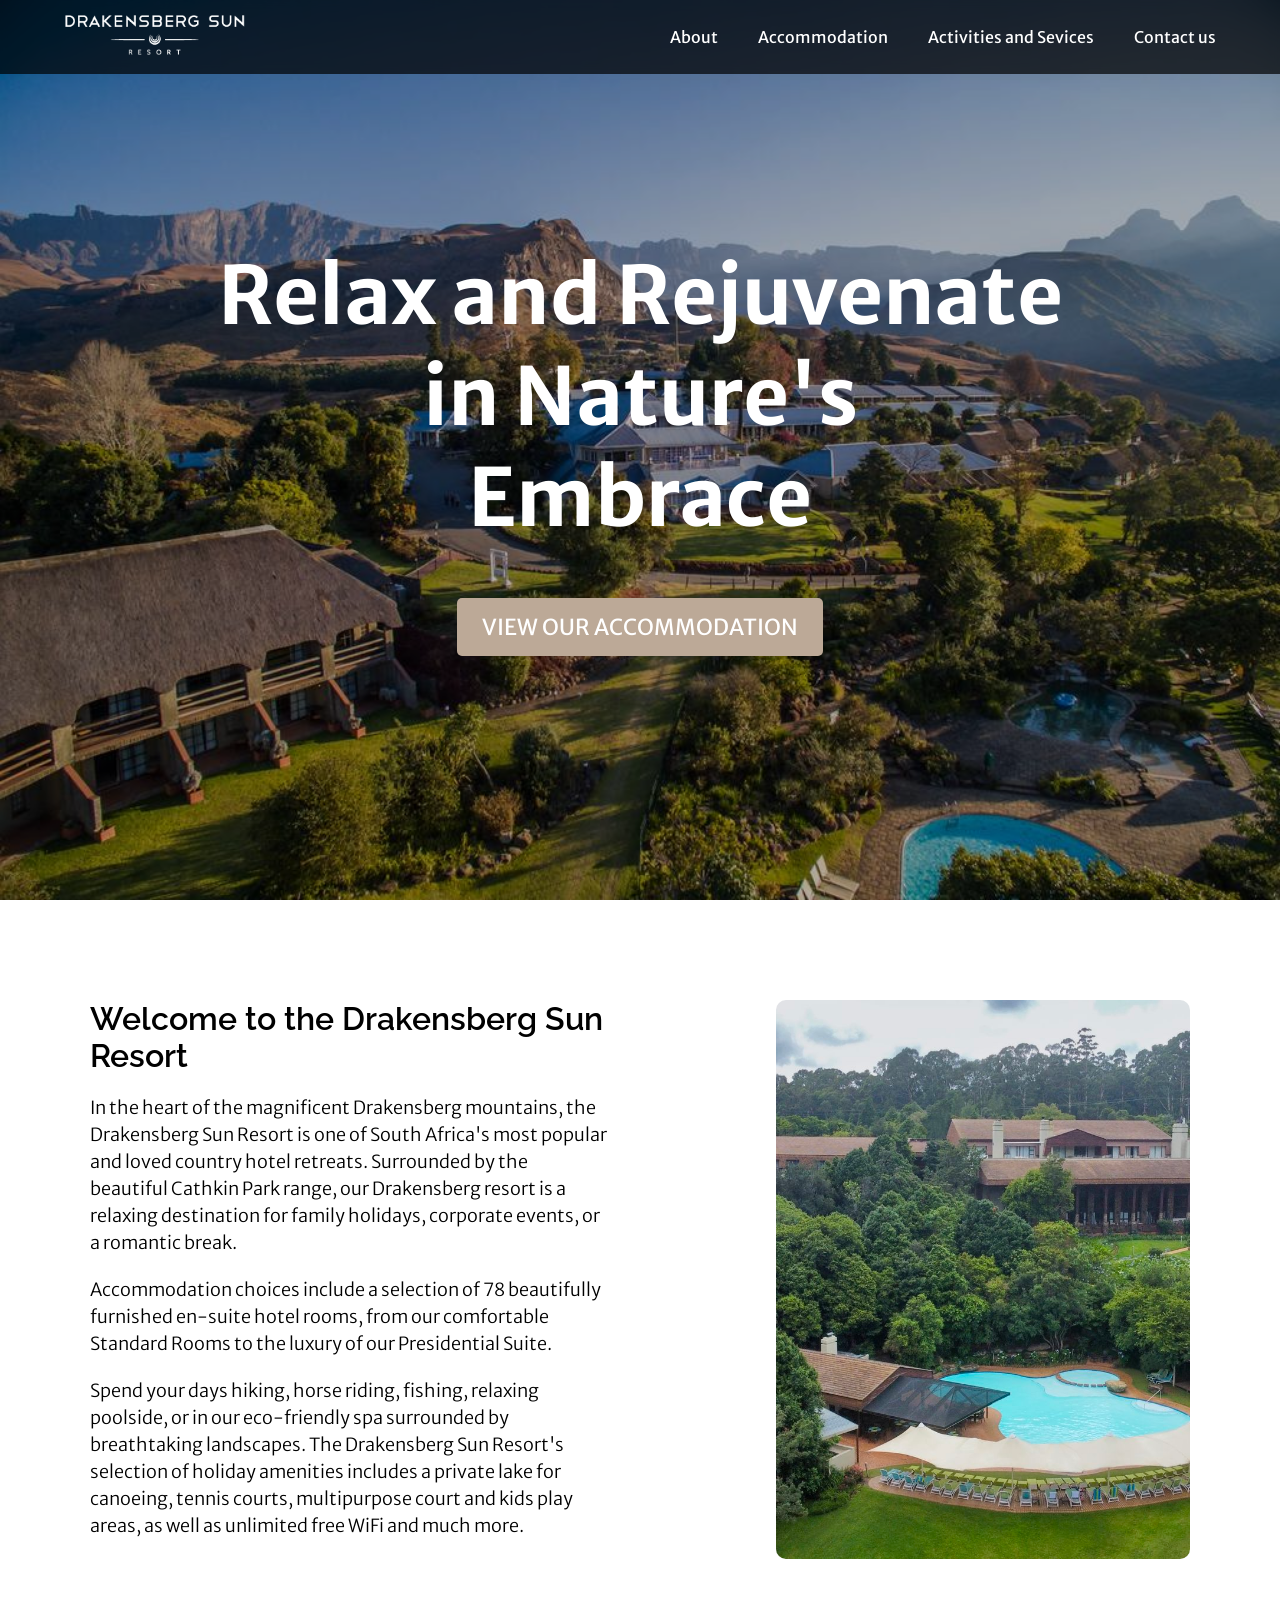
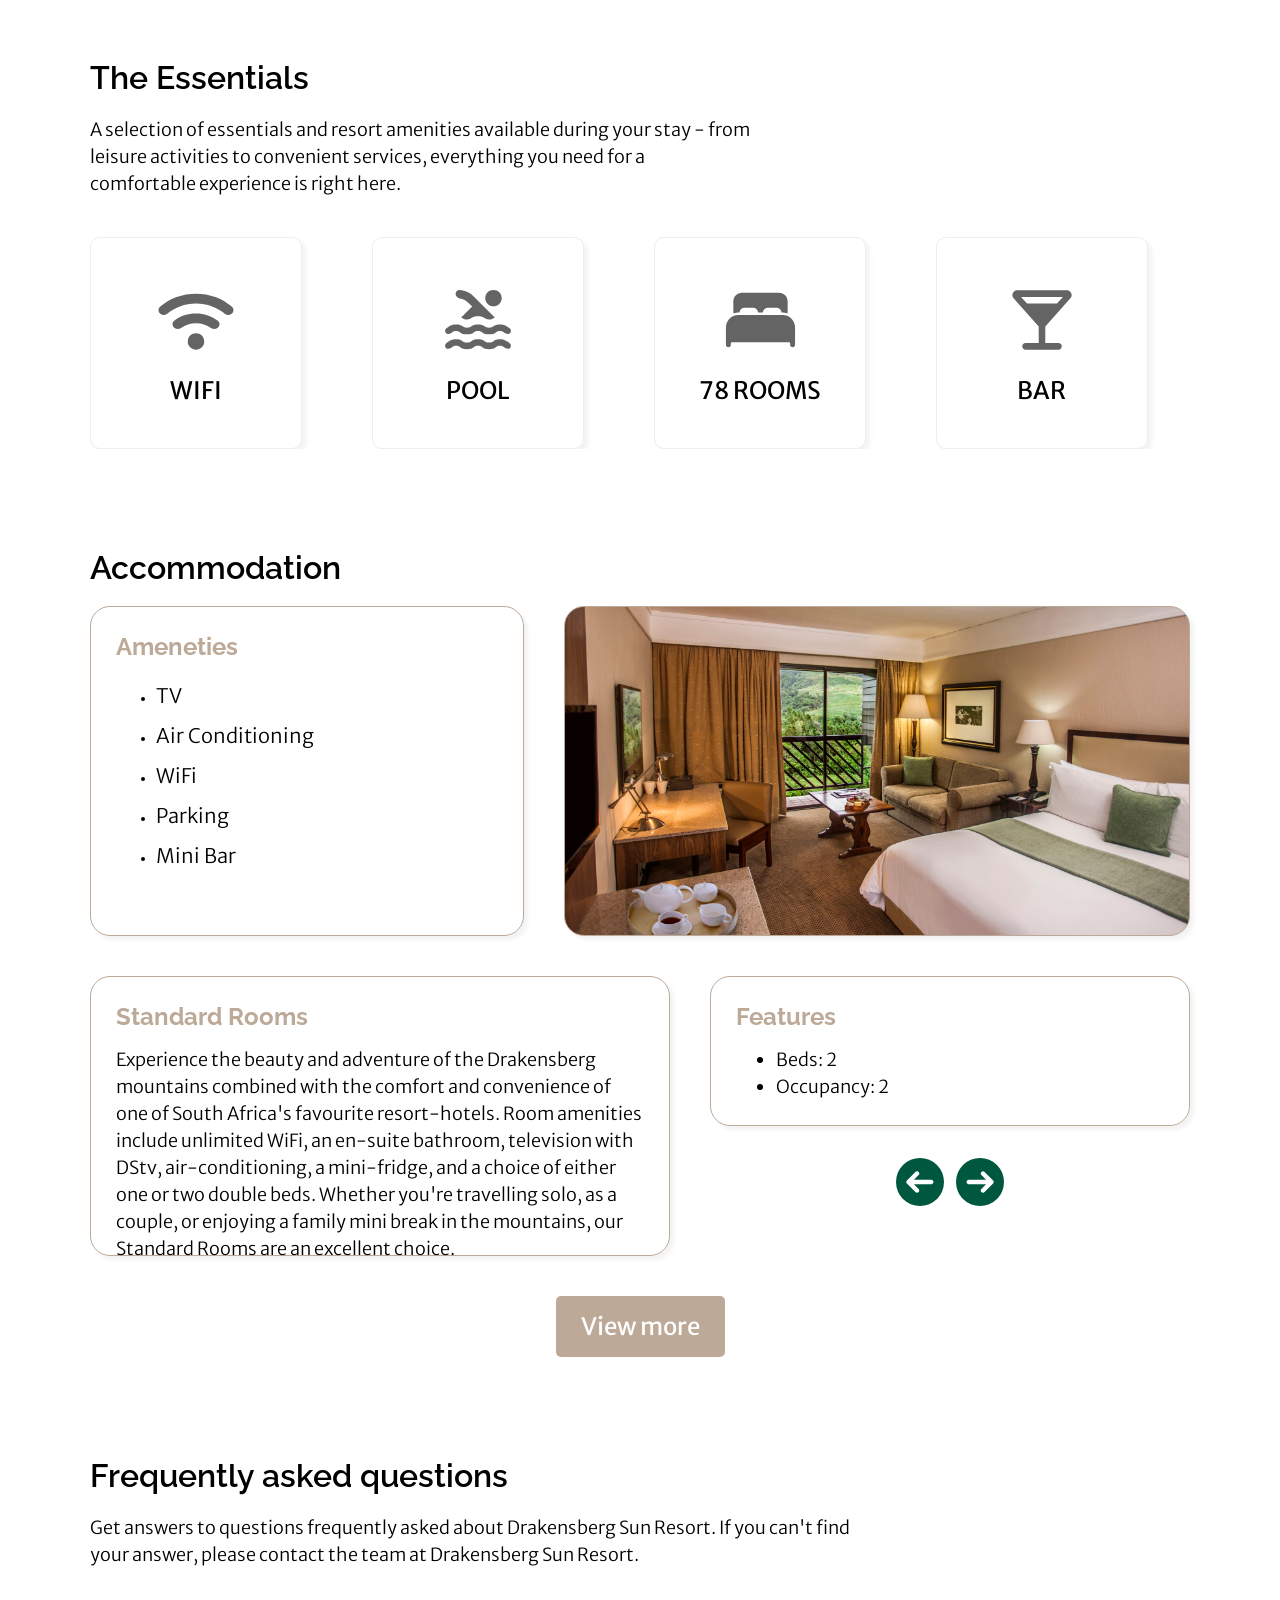
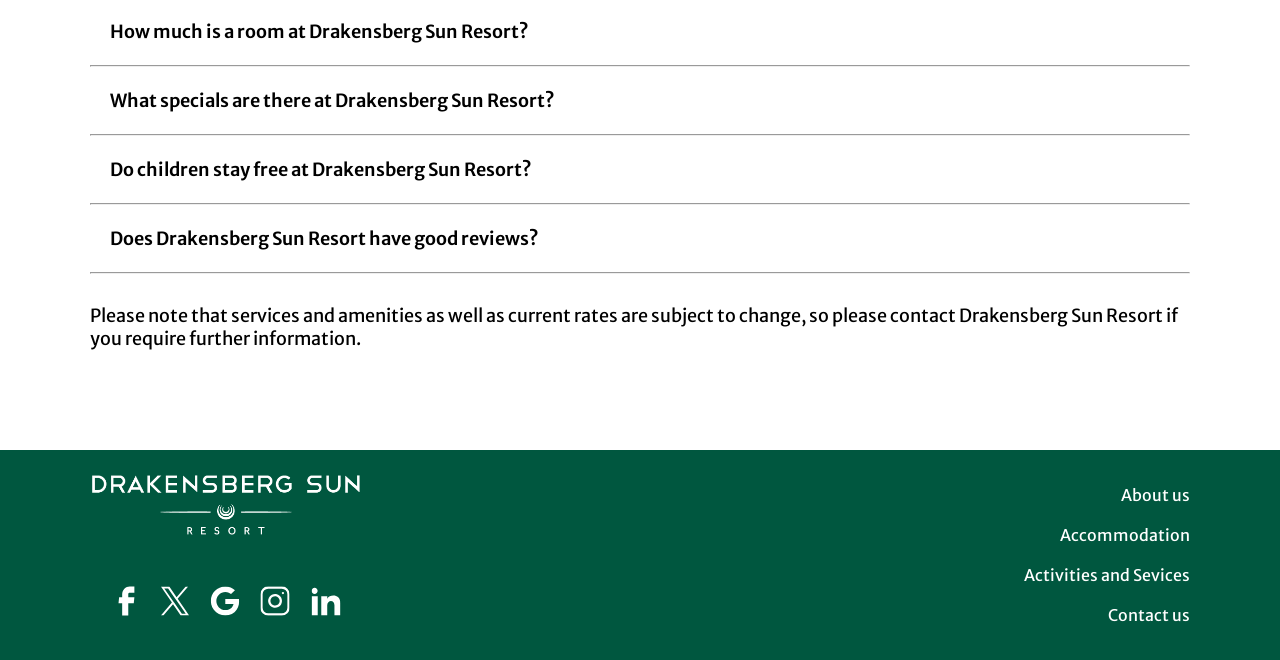
<file: index.html>
<!DOCTYPE html>
<html lang="en">
<head>
    <meta charset="UTF-8">
    <meta name="viewport" content="width=device-width, initial-scale=1.0">
    <title>Drakensberg Sun Resort</title>

    <!--CSS Links-->
    <link rel="stylesheet" href="./stylesheets/variables.css">
    <link rel="stylesheet" href="./stylesheets/main.css"> 
    <link rel="stylesheet" href="./stylesheets/homepage.css">

    <!--Font imports-->
    <link rel="preconnect" href="https://fonts.googleapis.com">
    <link rel="preconnect" href="https://fonts.gstatic.com" crossorigin>
    <link href="https://fonts.googleapis.com/css2?family=Barlow+Semi+Condensed:ital,wght@0,100;0,200;0,300;0,400;0,500;0,600;0,700;0,800;0,900;1,100;1,200;1,300;1,400;1,500;1,600;1,700;1,800;1,900&family=Merriweather+Sans:ital,wght@0,300..800;1,300..800&family=Raleway:ital,wght@0,100..900;1,100..900&display=swap" rel="stylesheet">

</head>
<body>

    <!--NAVIGATION BAR-->
    <nav class="nav-bar">
        <a href="#"><img src="./images/logo.png"></a>

        <!--Div for styling nav menu on mobile-->
        <div class="mobile-menu">

            <!--Burger menu icon for mobile-->
            <div class="burger-menu">&#9776;</div>

            <!--Nav links to different pages-->
            <ul id="nav-links">
                <li><a href="./html/about.html">About</a></li>
                <li><a href="./html/accommodation.html">Accommodation</a></li>
                <li><a href="./html/activities.html">Activities and Sevices</a></li>
                <li><a href="./html/contactus.html">Contact us</a></li>
            </ul>   
        </div>
    </nav>

    <!--HERO SECTION-->
    <header class="hero-section">
        <!--Hero section main heading-->
        <h1>Relax and Rejuvenate <br>in Nature's <br>Embrace</h1>
        <!--Call to action button-->
        <button class="beige-btn" onclick="window.location.href='./html/accommodation.html'">View our accommodation</button>
    </header>

    <!--WEBSITE MAIN CONTENT-->
    <main class="content">

        <!--WELCOME INTRODUCTION-->
        <div class="welcome-container">

            <!--Introduction to Drakensberg Sun Resort-->
            <div class="welcome-text">
                <!--Sub heading-->
                <h2 class="black-heading">Welcome to the Drakensberg Sun Resort</h2>
                <p class="body-text">In the heart of the magnificent Drakensberg mountains, the Drakensberg Sun Resort is one of South Africa's most popular and loved country hotel retreats. Surrounded by the beautiful Cathkin Park range, our Drakensberg resort is a relaxing destination for family holidays, corporate events, or a romantic break.</p><br>

                <p class="body-text">Accommodation choices include a selection of 78 beautifully furnished en-suite hotel rooms, from our comfortable Standard Rooms to the luxury of our Presidential Suite.</p><br>
            
                
                <p class="body-text">Spend your days hiking, horse riding, fishing, relaxing poolside, or in our eco-friendly spa surrounded by breathtaking landscapes. The Drakensberg Sun Resort's selection of holiday amenities includes a private lake for canoeing, tennis courts, multipurpose court and kids play areas, as well as unlimited free WiFi and much more.</p><br>
            </div>

            <!--Image placed next to introduction-->
            <div class="welcome-img">
                <img src="./images/about section image.jpg" alt="">
            </div>    
        </div>

        <!--ESSENTIALS SECTION-->
        <section class="essentials-container">
            <h2 class="black-heading">The Essentials</h2>
            <p class="body-text">A selection of essentials and resort amenities available during your stay - from leisure activities to convenient services, everything you need for a comfortable experience is right here.</p>

            <!--Icons section-->
            <div class="scroll-wrapper">
            <div class="essentials-icons" id="essentialsIcons">
                <div class="icon-container">
                    <svg xmlns="http://www.w3.org/2000/svg" viewBox="0 0 80 81" fill="currentColor">
                        <path d="M40 70.4999C37.6667 70.4999 35.6944 69.6944 34.0833 68.0833C32.4722 66.4721 31.6667 64.4999 31.6667 62.1666C31.6667 59.8333 32.4722 57.861 34.0833 56.2499C35.6944 54.6388 37.6667 53.8333 40 53.8333C42.3333 53.8333 44.3056 54.6388 45.9167 56.2499C47.5278 57.861 48.3333 59.8333 48.3333 62.1666C48.3333 64.4999 47.5278 66.4721 45.9167 68.0833C44.3056 69.6944 42.3333 70.4999 40 70.4999ZM40 33.8333C44.1667 33.8333 48.1256 34.4999 51.8767 35.8333C55.6278 37.1666 59.03 38.9999 62.0833 41.3333C63.1944 42.1666 63.7645 43.2644 63.7933 44.6266C63.8222 45.9888 63.3356 47.1688 62.3333 48.1666C61.3889 49.111 60.2222 49.5977 58.8333 49.6266C57.4444 49.6555 56.1944 49.2799 55.0833 48.4999C52.9722 47.0555 50.6389 45.9166 48.0833 45.0833C45.5278 44.2499 42.8333 43.8333 40 43.8333C37.1667 43.8333 34.4722 44.2499 31.9167 45.0833C29.3611 45.9166 27.0278 47.0555 24.9167 48.4999C23.8056 49.2777 22.5556 49.6388 21.1667 49.5833C19.7778 49.5277 18.6111 49.0277 17.6667 48.0833C16.7222 47.0833 16.25 45.9033 16.25 44.5433C16.25 43.1833 16.8056 42.0855 17.9167 41.2499C20.9722 38.9166 24.3756 37.0966 28.1267 35.7899C31.8778 34.4833 35.8356 33.831 40 33.8333ZM40 13.8333C46.9444 13.8333 53.4867 14.9721 59.6267 17.2499C65.7667 19.5277 71.28 22.7499 76.1667 26.9166C77.2778 27.861 77.8611 29.0277 77.9167 30.4166C77.9722 31.8055 77.5 32.9999 76.5 33.9999C75.5556 34.9444 74.3889 35.431 73 35.4599C71.6111 35.4888 70.3611 35.0577 69.25 34.1666C65.25 30.8888 60.7645 28.3477 55.7933 26.5433C50.8222 24.7388 45.5578 23.8355 40 23.8333C34.4422 23.831 29.1789 24.7344 24.21 26.5433C19.2411 28.3521 14.7544 30.8933 10.75 34.1666C9.63889 35.0555 8.38889 35.4866 7 35.4599C5.61111 35.4333 4.44445 34.9466 3.5 33.9999C2.5 32.9999 2.02778 31.8055 2.08333 30.4166C2.13889 29.0277 2.72222 27.861 3.83333 26.9166C8.72222 22.7499 14.2367 19.5277 20.3767 17.2499C26.5167 14.9721 33.0578 13.8333 40 13.8333Z" fill="currentColor"/>
                      </svg>
                    <h3>WiFi</h3>
                </div>

                <div class="icon-container">
                    <svg xmlns="http://www.w3.org/2000/svg" viewBox="0 0 80 81" fill="currentColor">
                        <path d="M40 66.6667C38 66.6667 36.4167 67.2222 35.25 68.3333C34.0833 69.4445 31.9444 70 28.8333 70C25.7222 70 23.5833 69.4445 22.4167 68.3333C21.25 67.2222 19.6667 66.6667 17.6667 66.6667C16.0556 66.6667 14.8333 67.0422 14 67.7933C13.1667 68.5445 11.8611 69.1411 10.0833 69.5833C9.19445 69.8056 8.40333 69.6111 7.71 69C7.01667 68.3889 6.66889 67.6111 6.66667 66.6667C6.66445 65.7222 6.99778 64.9033 7.66667 64.21C8.33556 63.5167 9.08556 62.9467 9.91667 62.5C10.8611 62 11.8611 61.4578 12.9167 60.8733C13.9722 60.2889 15.5556 59.9978 17.6667 60C20.7778 60 22.9167 60.5556 24.0833 61.6667C25.25 62.7778 26.8333 63.3333 28.8333 63.3333C30.8333 63.3333 32.4167 62.7778 33.5833 61.6667C34.75 60.5556 36.8889 60 40 60C43.1111 60 45.25 60.5556 46.4167 61.6667C47.5833 62.7778 49.1667 63.3333 51.1667 63.3333C53.1667 63.3333 54.75 62.7778 55.9167 61.6667C57.0833 60.5556 59.2222 60 62.3333 60C64.4444 60 66.0278 60.2922 67.0833 60.8767C68.1389 61.4611 69.1389 62.0022 70.0833 62.5C70.9167 62.9445 71.6667 63.5145 72.3333 64.21C73 64.9056 73.3333 65.7245 73.3333 66.6667C73.3333 67.6089 72.9867 68.3867 72.2933 69C71.6 69.6133 70.8078 69.8078 69.9167 69.5833C68.1389 69.1389 66.8333 68.5422 66 67.7933C65.1667 67.0445 63.9444 66.6689 62.3333 66.6667C60.3333 66.6667 58.75 67.2222 57.5833 68.3333C56.4167 69.4445 54.2778 70 51.1667 70C48.0556 70 45.9167 69.4445 44.75 68.3333C43.5833 67.2222 42 66.6667 40 66.6667ZM40 51.6667C37.8889 51.6667 36.3189 52.2222 35.29 53.3333C34.2611 54.4444 32.1089 55 28.8333 55C25.5578 55 23.3767 54.4444 22.29 53.3333C21.2033 52.2222 19.6622 51.6667 17.6667 51.6667C16.0556 51.6667 14.8333 52.0422 14 52.7933C13.1667 53.5445 11.8611 54.1411 10.0833 54.5833C9.19445 54.8056 8.40333 54.6111 7.71 54C7.01667 53.3889 6.66889 52.6111 6.66667 51.6667C6.66445 50.7222 6.99778 49.9033 7.66667 49.21C8.33556 48.5167 9.08556 47.9467 9.91667 47.5C10.8611 47 11.8611 46.4578 12.9167 45.8733C13.9722 45.2889 15.5556 44.9978 17.6667 45C20.7778 45 22.9311 45.5556 24.1267 46.6667C25.3222 47.7778 26.8911 48.3333 28.8333 48.3333C30.8333 48.3333 32.4167 47.7778 33.5833 46.6667C34.75 45.5556 36.8889 45 40 45C43.1111 45 45.25 45.5556 46.4167 46.6667C47.5833 47.7778 49.1667 48.3333 51.1667 48.3333C53.1667 48.3333 54.75 47.7778 55.9167 46.6667C57.0833 45.5556 59.2222 45 62.3333 45C64.4444 45 66.0278 45.2922 67.0833 45.8767C68.1389 46.4611 69.1389 47.0022 70.0833 47.5C70.9167 47.9444 71.6667 48.5144 72.3333 49.21C73 49.9056 73.3333 50.7244 73.3333 51.6667C73.3333 52.6089 72.9867 53.3867 72.2933 54C71.6 54.6133 70.8078 54.8078 69.9167 54.5833C68.1389 54.1389 66.8333 53.5422 66 52.7933C65.1667 52.0445 63.9444 51.6689 62.3333 51.6667C60.3333 51.6667 58.7911 52.2222 57.7067 53.3333C56.6222 54.4444 54.4422 55 51.1667 55C48 55 45.8478 54.4444 44.71 53.3333C43.5722 52.2222 42.0022 51.6667 40 51.6667ZM23 38L34.0833 26.9167L30.75 23.5833C29.3611 22.1944 27.9311 21.0967 26.46 20.29C24.9889 19.4833 23.3078 18.9422 21.4167 18.6667C20.3056 18.4444 19.3478 17.9167 18.5433 17.0833C17.7389 16.25 17.3356 15.2778 17.3333 14.1667C17.3333 13 17.75 12.0133 18.5833 11.2067C19.4167 10.4 20.3889 10.0533 21.5 10.1667C24.5 10.4444 27.0833 11.07 29.25 12.0433C31.4167 13.0167 33.5556 14.5578 35.6667 16.6667L57 38C56.0556 38.6111 55.1389 39.0978 54.25 39.46C53.3611 39.8222 52.3333 40.0022 51.1667 40C49.1667 40 47.5833 39.4444 46.4167 38.3333C45.25 37.2222 43.1111 36.6667 40 36.6667C36.8889 36.6667 34.75 37.2222 33.5833 38.3333C32.4167 39.4444 30.8333 40 28.8333 40C27.6667 40 26.6389 39.82 25.75 39.46C24.8611 39.1 23.9444 38.6133 23 38ZM55.6667 10C58 10 59.9722 10.82 61.5833 12.46C63.1944 14.1 64 16.0578 64 18.3333C64 20.6667 63.1944 22.6389 61.5833 24.25C59.9722 25.8611 58 26.6667 55.6667 26.6667C53.3333 26.6667 51.3611 25.8611 49.75 24.25C48.1389 22.6389 47.3333 20.6667 47.3333 18.3333C47.3333 16.0556 48.1389 14.0967 49.75 12.4567C51.3611 10.8167 53.3333 9.99778 55.6667 10Z" fill="currentColor"/>

                      </svg>
                    <h3>pool</h3>
                </div>

                <div class="icon-container">
                    <svg xmlns="http://www.w3.org/2000/svg" viewBox="0 0 80 81" fill="currentColor">
                        <path d="M68 36.5469C66.424 35.8548 64.7212 35.4983 63 35.5H18C16.2789 35.4983 14.5763 35.8543 13 36.5453C10.7722 37.5196 8.87646 39.1217 7.54452 41.156C6.21258 43.1903 5.50213 45.5685 5.5 48V65.5C5.5 66.163 5.76339 66.7989 6.23223 67.2678C6.70107 67.7366 7.33696 68 8 68C8.66304 68 9.29893 67.7366 9.76777 67.2678C10.2366 66.7989 10.5 66.163 10.5 65.5V64.25C10.5041 63.9197 10.6371 63.6041 10.8706 63.3706C11.1041 63.1371 11.4197 63.0041 11.75 63H69.25C69.5803 63.0041 69.8959 63.1371 70.1294 63.3706C70.3629 63.6041 70.4959 63.9197 70.5 64.25V65.5C70.5 66.163 70.7634 66.7989 71.2322 67.2678C71.7011 67.7366 72.337 68 73 68C73.663 68 74.2989 67.7366 74.7678 67.2678C75.2366 66.7989 75.5 66.163 75.5 65.5V48C75.4976 45.5687 74.787 43.1909 73.4551 41.1569C72.1231 39.1229 70.2276 37.521 68 36.5469ZM59.25 13H21.75C19.4294 13 17.2038 13.9219 15.5628 15.5628C13.9219 17.2038 13 19.4294 13 21.75V33C13.0001 33.0969 13.0226 33.1924 13.066 33.279C13.1093 33.3656 13.1721 33.441 13.2495 33.4992C13.327 33.5574 13.4168 33.5968 13.5121 33.6143C13.6074 33.6318 13.7054 33.6269 13.7984 33.6C15.1632 33.2008 16.578 32.9988 18 33H18.6609C18.8152 33.001 18.9644 32.9449 19.0798 32.8425C19.1952 32.7401 19.2686 32.5986 19.2859 32.4453C19.4223 31.2237 20.0038 30.0952 20.9195 29.2752C21.8352 28.4552 23.0208 28.0012 24.25 28H33C34.23 28.0001 35.4168 28.4535 36.3334 29.2736C37.2501 30.0937 37.8323 31.2229 37.9688 32.4453C37.9861 32.5986 38.0595 32.7401 38.1749 32.8425C38.2903 32.9449 38.4395 33.001 38.5938 33H42.4156C42.5699 33.001 42.7191 32.9449 42.8345 32.8425C42.9498 32.7401 43.0233 32.5986 43.0406 32.4453C43.1769 31.2245 43.7578 30.0966 44.6725 29.2768C45.5872 28.4569 46.7716 28.0024 48 28H56.75C57.98 28.0001 59.1668 28.4535 60.0834 29.2736C61.0001 30.0937 61.5823 31.2229 61.7187 32.4453C61.7361 32.5986 61.8095 32.7401 61.9249 32.8425C62.0403 32.9449 62.1895 33.001 62.3437 33H63C64.422 32.9993 65.8369 33.2019 67.2016 33.6016C67.2947 33.6285 67.3929 33.6333 67.4883 33.6158C67.5837 33.5982 67.6736 33.5586 67.7511 33.5003C67.8286 33.4419 67.8914 33.3663 67.9346 33.2795C67.9778 33.1927 68.0002 33.097 68 33V21.75C68 19.4294 67.0781 17.2038 65.4372 15.5628C63.7962 13.9219 61.5706 13 59.25 13Z" fill="currentColor"/>

                      </svg>
                    <h3>78 rooms</h3>
                </div>

                <div class="icon-container">
                    <svg xmlns="http://www.w3.org/2000/svg" viewBox="0 0 80 81" fill="currentColor">
                        <path d="M36.6667 63.8333V47.1667L11.5 18.8333C11.0556 18.3889 10.6944 17.8756 10.4167 17.2933C10.1389 16.7111 10 16.1133 10 15.5C10 14.0556 10.5 12.8611 11.5 11.9167C12.5 10.9722 13.7222 10.5 15.1667 10.5H64.8333C66.2778 10.5 67.5 10.9722 68.5 11.9167C69.5 12.8611 70 14.0556 70 15.5C70 16.1111 69.8611 16.7089 69.5833 17.2933C69.3056 17.8778 68.9444 18.3911 68.5 18.8333L43.3333 47.1667V63.8333H56.6667C57.6111 63.8333 58.4033 64.1533 59.0433 64.7933C59.6833 65.4333 60.0022 66.2244 60 67.1667C59.9978 68.1089 59.6778 68.9011 59.04 69.5433C58.4022 70.1856 57.6111 70.5044 56.6667 70.5H23.3333C22.3889 70.5 21.5978 70.18 20.96 69.54C20.3222 68.9 20.0022 68.1089 20 67.1667C19.9978 66.2244 20.3178 65.4333 20.96 64.7933C21.6022 64.1533 22.3933 63.8333 23.3333 63.8333H36.6667ZM24.8333 23.8333H55.1667L61.1667 17.1667H18.8333L24.8333 23.8333Z" fill="currentColor"/>

                      </svg>
                    <h3>bar</h3>
                </div>

                <div class="icon-container">
                    <svg xmlns="http://www.w3.org/2000/svg" viewBox="0 0 80 81" fill="currentColor">
                        <path d="M56.3704 34.9907C58.0129 34.9952 59.6401 34.6738 61.1576 34.0451C62.6751 33.4164 64.0528 32.493 65.211 31.3282L77.2422 19.3047C78.1938 18.3532 78.2813 16.8047 77.3751 15.8063C77.1475 15.5554 76.8714 15.3534 76.5635 15.2125C76.2556 15.0716 75.9222 14.9947 75.5837 14.9865C75.2451 14.9784 74.9084 15.039 74.594 15.1649C74.2796 15.2908 73.9941 15.4792 73.7547 15.7188L63.0313 26.4344C62.6712 26.794 62.1832 26.996 61.6743 26.996C61.1654 26.996 60.6773 26.794 60.3172 26.4344C59.5688 25.6875 59.6094 24.425 60.3563 23.6782L71.0329 13.0016C71.2722 12.7623 71.4604 12.4768 71.5861 12.1626C71.7119 11.8483 71.7725 11.5118 71.7643 11.1735C71.7561 10.8351 71.6793 10.5019 71.5385 10.1941C71.3978 9.88635 71.196 9.61034 70.9454 9.38285C70.4929 8.97248 69.9031 8.74668 69.2922 8.75004C68.9494 8.75019 68.61 8.81788 68.2934 8.94925C67.9768 9.08062 67.6891 9.27309 67.4469 9.51566L56.7797 20.1813C56.4197 20.5409 55.9316 20.7429 55.4227 20.7429C54.9138 20.7429 54.4257 20.5409 54.0657 20.1813C53.3188 19.4344 53.3579 18.1719 54.1047 17.425L64.7813 6.7516C65.0206 6.51226 65.2088 6.22682 65.3346 5.91258C65.4603 5.59834 65.5209 5.26184 65.5127 4.92348C65.5045 4.58512 65.4277 4.25194 65.287 3.94415C65.1462 3.63635 64.9444 3.36034 64.6938 3.13285C64.2414 2.72248 63.6515 2.49668 63.0407 2.50004C62.3485 2.50086 61.6848 2.7762 61.1954 3.26566L49.1719 15.2891C48.0071 16.4475 47.0836 17.8255 46.4549 19.3433C45.8262 20.8611 45.5049 22.4885 45.5094 24.1313V25.4172C45.5097 25.746 45.4451 26.0716 45.3193 26.3754C45.1936 26.6791 45.0092 26.9551 44.7766 27.1875L39.2126 32.7532C39.1545 32.8113 39.0856 32.8574 39.0097 32.8888C38.9338 32.9203 38.8525 32.9365 38.7704 32.9365C38.6882 32.9365 38.6069 32.9203 38.531 32.8888C38.4552 32.8574 38.3862 32.8113 38.3282 32.7532L11.2532 5.6766C10.7859 5.20877 10.1523 4.94513 9.49105 4.94337C8.82982 4.94161 8.19483 5.20189 7.72505 5.66722C5.35787 8.01254 4.0938 11.3235 4.0938 15.2407C4.07818 21.7094 7.47818 29.1469 12.9672 34.6282L26.3188 47.9797C28.2166 49.8734 30.7879 50.9371 33.4688 50.9375C34.3235 50.9379 35.1747 50.8287 36.0016 50.6125C36.2092 50.5581 36.4229 50.5303 36.6376 50.5297C37.2652 50.5298 37.8696 50.767 38.3297 51.1938L40.1094 52.8375C40.5684 53.3065 40.8263 53.936 40.8282 54.5922V55.4578C40.8236 57.4257 41.597 59.3156 42.9797 60.7157L57.0501 75.0235L57.0641 75.0391C58.6258 76.6006 60.7438 77.4777 62.9522 77.4776C65.1606 77.4774 67.2784 76.6 68.8399 75.0383C70.4014 73.4766 71.2785 71.3587 71.2784 69.1503C71.2782 66.9419 70.4008 64.824 68.8391 63.2625L47.7485 42.1719C47.6904 42.1139 47.6443 42.0449 47.6128 41.9691C47.5814 41.8932 47.5652 41.8119 47.5652 41.7297C47.5652 41.6476 47.5814 41.5663 47.6128 41.4904C47.6443 41.4145 47.6904 41.3456 47.7485 41.2875L53.3126 35.7235C53.5448 35.4911 53.8205 35.3068 54.124 35.181C54.4275 35.0553 54.7528 34.9906 55.0813 34.9907H56.3704Z" fill="curretnColor"/>
                        <path d="M33.4688 55.9374C29.4662 55.9292 25.6283 54.3431 22.7875 51.5233L20.6219 49.3577C20.3876 49.124 20.0701 48.9927 19.7391 48.9927C19.4081 48.9927 19.0906 49.124 18.8563 49.3577L5.57505 62.5702C3.20786 64.9374 2.36255 68.4218 3.53442 71.8343C3.60015 72.0265 3.67791 72.2143 3.76723 72.3968C5.3438 75.6249 8.40317 77.4999 11.75 77.4999C12.901 77.5027 14.0412 77.2772 15.1043 76.8362C16.1675 76.3953 17.1326 75.7478 17.9438 74.9312L35.6563 57.1343C35.7309 57.0582 35.7879 56.9668 35.8236 56.8664C35.8592 56.766 35.8725 56.6591 35.8625 56.553V56.5124C35.8556 56.415 35.829 56.32 35.7843 56.2331C35.7397 56.1462 35.6779 56.0693 35.6027 56.007C35.5275 55.9446 35.4405 55.8981 35.3468 55.8703C35.2532 55.8425 35.1549 55.834 35.0579 55.8452C34.5302 55.9038 33.9997 55.9345 33.4688 55.9374Z" fill="currentColor"/>


                      </svg>
                    <h3>Restaurant</h3>
                </div>

                <div class="icon-container">
                    <svg xmlns="http://www.w3.org/2000/svg" width="14" height="14" viewBox="0 0 14 14" fill="none">
                        <path fill-rule="evenodd" clip-rule="evenodd" d="M2.218 0C1.545 0 1 0.545 1 1.218V5.788C1 6.462 1.545 7.008 2.218 7.008H11.782C12.455 7.008 13 6.462 13 5.788V1.218C13 0.545 12.455 0 11.782 0H2.218ZM4.921 9.441C4.921 9.82331 4.76913 10.19 4.49879 10.4603C4.22846 10.7306 3.86181 10.8825 3.4795 10.8825C3.09719 10.8825 2.73054 10.7306 2.46021 10.4603C2.18987 10.19 2.038 9.82331 2.038 9.441C2.038 9.05869 2.18987 8.69204 2.46021 8.42171C2.73054 8.15137 3.09719 7.9995 3.4795 7.9995C3.86181 7.9995 4.22846 8.15137 4.49879 8.42171C4.76913 8.69204 4.921 9.05869 4.921 9.441ZM10.525 10.883C10.9073 10.883 11.274 10.7311 11.5443 10.4608C11.8146 10.1905 11.9665 9.82381 11.9665 9.4415C11.9665 9.05919 11.8146 8.69254 11.5443 8.42221C11.274 8.15187 10.9073 8 10.525 8C10.1427 8 9.77604 8.15187 9.50571 8.42221C9.23537 8.69254 9.0835 9.05919 9.0835 9.4415C9.0835 9.82381 9.23537 10.1905 9.50571 10.4608C9.77604 10.7311 10.1427 10.883 10.525 10.883ZM3.479 11.661C2.92696 11.6611 2.3928 11.8567 1.97123 12.2131C1.54966 12.5695 1.26793 13.0637 1.176 13.608C1.141 13.82 1.319 13.996 1.534 13.996H5.425C5.64 13.996 5.818 13.82 5.783 13.608C5.69104 13.0635 5.40917 12.5692 4.98739 12.2128C4.56561 11.8563 4.03121 11.6609 3.479 11.661ZM8.222 13.608C8.3138 13.0635 8.59553 12.569 9.01722 12.2125C9.43891 11.8559 9.97328 11.6603 10.5255 11.6603C11.0777 11.6603 11.6121 11.8559 12.0338 12.2125C12.4555 12.569 12.7372 13.0635 12.829 13.608C12.864 13.82 12.686 13.996 12.471 13.996H8.58C8.366 13.996 8.187 13.82 8.222 13.608ZM8.123 2.121C8.123 2.41884 8.00468 2.70448 7.79408 2.91508C7.58348 3.12568 7.29784 3.244 7 3.244C6.70216 3.244 6.41652 3.12568 6.20592 2.91508C5.99532 2.70448 5.877 2.41884 5.877 2.121C5.877 1.82316 5.99532 1.53752 6.20592 1.32692C6.41652 1.11632 6.70216 0.998 7 0.998C7.29784 0.998 7.58348 1.11632 7.79408 1.32692C8.00468 1.53752 8.123 1.82316 8.123 2.121ZM5.025 5.657C5.10387 5.19025 5.3455 4.76652 5.70703 4.46096C6.06857 4.15539 6.52663 3.98774 7 3.98774C7.47337 3.98774 7.93143 4.15539 8.29297 4.46096C8.6545 4.76652 8.89613 5.19025 8.975 5.657C9.005 5.839 8.853 5.989 8.669 5.989H5.33C5.146 5.989 4.995 5.839 5.025 5.657Z" fill="#575757"/>
                        </svg>
                    <h3>Conferences</h3>
                </div>

                <div class="icon-container">
                    <svg xmlns="http://www.w3.org/2000/svg" width="20" height="18" viewBox="0 0 20 18" fill="none">
                        <path fill-rule="evenodd" clip-rule="evenodd" d="M17 0C17.7956 0 18.5587 0.316071 19.1213 0.87868C19.6839 1.44129 20 2.20435 20 3V9C20 9.79565 19.6839 10.5587 19.1213 11.1213C18.5587 11.6839 17.7956 12 17 12H3C2.20435 12 1.44129 11.6839 0.87868 11.1213C0.316071 10.5587 0 9.79565 0 9V3C0 2.20435 0.316071 1.44129 0.87868 0.87868C1.44129 0.316071 2.20435 0 3 0H17ZM17 8H3C2.75507 8.00003 2.51866 8.08996 2.33563 8.25272C2.15259 8.41547 2.03566 8.63975 2.007 8.883L2 9V10H18V9C18 8.75507 17.91 8.51866 17.7473 8.33563C17.5845 8.15259 17.3603 8.03566 17.117 8.007L17 8ZM16 3C15.7348 3 15.4804 3.10536 15.2929 3.29289C15.1054 3.48043 15 3.73478 15 4C15 4.26522 15.1054 4.51957 15.2929 4.70711C15.4804 4.89464 15.7348 5 16 5C16.2652 5 16.5196 4.89464 16.7071 4.70711C16.8946 4.51957 17 4.26522 17 4C17 3.73478 16.8946 3.48043 16.7071 3.29289C16.5196 3.10536 16.2652 3 16 3Z" fill="#575757"/>
                        </svg>
                    <h3>Air conditioning</h3>
                </div>

                <div class="icon-container">
                    <svg xmlns="http://www.w3.org/2000/svg" viewBox="0 0 80 81" fill="currentColor">
                        <path d="M40 70.4999C37.6667 70.4999 35.6944 69.6944 34.0833 68.0833C32.4722 66.4721 31.6667 64.4999 31.6667 62.1666C31.6667 59.8333 32.4722 57.861 34.0833 56.2499C35.6944 54.6388 37.6667 53.8333 40 53.8333C42.3333 53.8333 44.3056 54.6388 45.9167 56.2499C47.5278 57.861 48.3333 59.8333 48.3333 62.1666C48.3333 64.4999 47.5278 66.4721 45.9167 68.0833C44.3056 69.6944 42.3333 70.4999 40 70.4999ZM40 33.8333C44.1667 33.8333 48.1256 34.4999 51.8767 35.8333C55.6278 37.1666 59.03 38.9999 62.0833 41.3333C63.1944 42.1666 63.7645 43.2644 63.7933 44.6266C63.8222 45.9888 63.3356 47.1688 62.3333 48.1666C61.3889 49.111 60.2222 49.5977 58.8333 49.6266C57.4444 49.6555 56.1944 49.2799 55.0833 48.4999C52.9722 47.0555 50.6389 45.9166 48.0833 45.0833C45.5278 44.2499 42.8333 43.8333 40 43.8333C37.1667 43.8333 34.4722 44.2499 31.9167 45.0833C29.3611 45.9166 27.0278 47.0555 24.9167 48.4999C23.8056 49.2777 22.5556 49.6388 21.1667 49.5833C19.7778 49.5277 18.6111 49.0277 17.6667 48.0833C16.7222 47.0833 16.25 45.9033 16.25 44.5433C16.25 43.1833 16.8056 42.0855 17.9167 41.2499C20.9722 38.9166 24.3756 37.0966 28.1267 35.7899C31.8778 34.4833 35.8356 33.831 40 33.8333ZM40 13.8333C46.9444 13.8333 53.4867 14.9721 59.6267 17.2499C65.7667 19.5277 71.28 22.7499 76.1667 26.9166C77.2778 27.861 77.8611 29.0277 77.9167 30.4166C77.9722 31.8055 77.5 32.9999 76.5 33.9999C75.5556 34.9444 74.3889 35.431 73 35.4599C71.6111 35.4888 70.3611 35.0577 69.25 34.1666C65.25 30.8888 60.7645 28.3477 55.7933 26.5433C50.8222 24.7388 45.5578 23.8355 40 23.8333C34.4422 23.831 29.1789 24.7344 24.21 26.5433C19.2411 28.3521 14.7544 30.8933 10.75 34.1666C9.63889 35.0555 8.38889 35.4866 7 35.4599C5.61111 35.4333 4.44445 34.9466 3.5 33.9999C2.5 32.9999 2.02778 31.8055 2.08333 30.4166C2.13889 29.0277 2.72222 27.861 3.83333 26.9166C8.72222 22.7499 14.2367 19.5277 20.3767 17.2499C26.5167 14.9721 33.0578 13.8333 40 13.8333Z" fill="currentColor"/>
                      </svg>
                    <h3>WiFi</h3>
                </div>

                <div class="icon-container">
                    <svg xmlns="http://www.w3.org/2000/svg" viewBox="0 0 80 81" fill="currentColor">
                        <path d="M40 66.6667C38 66.6667 36.4167 67.2222 35.25 68.3333C34.0833 69.4445 31.9444 70 28.8333 70C25.7222 70 23.5833 69.4445 22.4167 68.3333C21.25 67.2222 19.6667 66.6667 17.6667 66.6667C16.0556 66.6667 14.8333 67.0422 14 67.7933C13.1667 68.5445 11.8611 69.1411 10.0833 69.5833C9.19445 69.8056 8.40333 69.6111 7.71 69C7.01667 68.3889 6.66889 67.6111 6.66667 66.6667C6.66445 65.7222 6.99778 64.9033 7.66667 64.21C8.33556 63.5167 9.08556 62.9467 9.91667 62.5C10.8611 62 11.8611 61.4578 12.9167 60.8733C13.9722 60.2889 15.5556 59.9978 17.6667 60C20.7778 60 22.9167 60.5556 24.0833 61.6667C25.25 62.7778 26.8333 63.3333 28.8333 63.3333C30.8333 63.3333 32.4167 62.7778 33.5833 61.6667C34.75 60.5556 36.8889 60 40 60C43.1111 60 45.25 60.5556 46.4167 61.6667C47.5833 62.7778 49.1667 63.3333 51.1667 63.3333C53.1667 63.3333 54.75 62.7778 55.9167 61.6667C57.0833 60.5556 59.2222 60 62.3333 60C64.4444 60 66.0278 60.2922 67.0833 60.8767C68.1389 61.4611 69.1389 62.0022 70.0833 62.5C70.9167 62.9445 71.6667 63.5145 72.3333 64.21C73 64.9056 73.3333 65.7245 73.3333 66.6667C73.3333 67.6089 72.9867 68.3867 72.2933 69C71.6 69.6133 70.8078 69.8078 69.9167 69.5833C68.1389 69.1389 66.8333 68.5422 66 67.7933C65.1667 67.0445 63.9444 66.6689 62.3333 66.6667C60.3333 66.6667 58.75 67.2222 57.5833 68.3333C56.4167 69.4445 54.2778 70 51.1667 70C48.0556 70 45.9167 69.4445 44.75 68.3333C43.5833 67.2222 42 66.6667 40 66.6667ZM40 51.6667C37.8889 51.6667 36.3189 52.2222 35.29 53.3333C34.2611 54.4444 32.1089 55 28.8333 55C25.5578 55 23.3767 54.4444 22.29 53.3333C21.2033 52.2222 19.6622 51.6667 17.6667 51.6667C16.0556 51.6667 14.8333 52.0422 14 52.7933C13.1667 53.5445 11.8611 54.1411 10.0833 54.5833C9.19445 54.8056 8.40333 54.6111 7.71 54C7.01667 53.3889 6.66889 52.6111 6.66667 51.6667C6.66445 50.7222 6.99778 49.9033 7.66667 49.21C8.33556 48.5167 9.08556 47.9467 9.91667 47.5C10.8611 47 11.8611 46.4578 12.9167 45.8733C13.9722 45.2889 15.5556 44.9978 17.6667 45C20.7778 45 22.9311 45.5556 24.1267 46.6667C25.3222 47.7778 26.8911 48.3333 28.8333 48.3333C30.8333 48.3333 32.4167 47.7778 33.5833 46.6667C34.75 45.5556 36.8889 45 40 45C43.1111 45 45.25 45.5556 46.4167 46.6667C47.5833 47.7778 49.1667 48.3333 51.1667 48.3333C53.1667 48.3333 54.75 47.7778 55.9167 46.6667C57.0833 45.5556 59.2222 45 62.3333 45C64.4444 45 66.0278 45.2922 67.0833 45.8767C68.1389 46.4611 69.1389 47.0022 70.0833 47.5C70.9167 47.9444 71.6667 48.5144 72.3333 49.21C73 49.9056 73.3333 50.7244 73.3333 51.6667C73.3333 52.6089 72.9867 53.3867 72.2933 54C71.6 54.6133 70.8078 54.8078 69.9167 54.5833C68.1389 54.1389 66.8333 53.5422 66 52.7933C65.1667 52.0445 63.9444 51.6689 62.3333 51.6667C60.3333 51.6667 58.7911 52.2222 57.7067 53.3333C56.6222 54.4444 54.4422 55 51.1667 55C48 55 45.8478 54.4444 44.71 53.3333C43.5722 52.2222 42.0022 51.6667 40 51.6667ZM23 38L34.0833 26.9167L30.75 23.5833C29.3611 22.1944 27.9311 21.0967 26.46 20.29C24.9889 19.4833 23.3078 18.9422 21.4167 18.6667C20.3056 18.4444 19.3478 17.9167 18.5433 17.0833C17.7389 16.25 17.3356 15.2778 17.3333 14.1667C17.3333 13 17.75 12.0133 18.5833 11.2067C19.4167 10.4 20.3889 10.0533 21.5 10.1667C24.5 10.4444 27.0833 11.07 29.25 12.0433C31.4167 13.0167 33.5556 14.5578 35.6667 16.6667L57 38C56.0556 38.6111 55.1389 39.0978 54.25 39.46C53.3611 39.8222 52.3333 40.0022 51.1667 40C49.1667 40 47.5833 39.4444 46.4167 38.3333C45.25 37.2222 43.1111 36.6667 40 36.6667C36.8889 36.6667 34.75 37.2222 33.5833 38.3333C32.4167 39.4444 30.8333 40 28.8333 40C27.6667 40 26.6389 39.82 25.75 39.46C24.8611 39.1 23.9444 38.6133 23 38ZM55.6667 10C58 10 59.9722 10.82 61.5833 12.46C63.1944 14.1 64 16.0578 64 18.3333C64 20.6667 63.1944 22.6389 61.5833 24.25C59.9722 25.8611 58 26.6667 55.6667 26.6667C53.3333 26.6667 51.3611 25.8611 49.75 24.25C48.1389 22.6389 47.3333 20.6667 47.3333 18.3333C47.3333 16.0556 48.1389 14.0967 49.75 12.4567C51.3611 10.8167 53.3333 9.99778 55.6667 10Z" fill="currentColor"/>

                      </svg>
                    <h3>pool</h3>
                </div>

                <div class="icon-container">
                    <svg xmlns="http://www.w3.org/2000/svg" viewBox="0 0 80 81" fill="currentColor">
                        <path d="M68 36.5469C66.424 35.8548 64.7212 35.4983 63 35.5H18C16.2789 35.4983 14.5763 35.8543 13 36.5453C10.7722 37.5196 8.87646 39.1217 7.54452 41.156C6.21258 43.1903 5.50213 45.5685 5.5 48V65.5C5.5 66.163 5.76339 66.7989 6.23223 67.2678C6.70107 67.7366 7.33696 68 8 68C8.66304 68 9.29893 67.7366 9.76777 67.2678C10.2366 66.7989 10.5 66.163 10.5 65.5V64.25C10.5041 63.9197 10.6371 63.6041 10.8706 63.3706C11.1041 63.1371 11.4197 63.0041 11.75 63H69.25C69.5803 63.0041 69.8959 63.1371 70.1294 63.3706C70.3629 63.6041 70.4959 63.9197 70.5 64.25V65.5C70.5 66.163 70.7634 66.7989 71.2322 67.2678C71.7011 67.7366 72.337 68 73 68C73.663 68 74.2989 67.7366 74.7678 67.2678C75.2366 66.7989 75.5 66.163 75.5 65.5V48C75.4976 45.5687 74.787 43.1909 73.4551 41.1569C72.1231 39.1229 70.2276 37.521 68 36.5469ZM59.25 13H21.75C19.4294 13 17.2038 13.9219 15.5628 15.5628C13.9219 17.2038 13 19.4294 13 21.75V33C13.0001 33.0969 13.0226 33.1924 13.066 33.279C13.1093 33.3656 13.1721 33.441 13.2495 33.4992C13.327 33.5574 13.4168 33.5968 13.5121 33.6143C13.6074 33.6318 13.7054 33.6269 13.7984 33.6C15.1632 33.2008 16.578 32.9988 18 33H18.6609C18.8152 33.001 18.9644 32.9449 19.0798 32.8425C19.1952 32.7401 19.2686 32.5986 19.2859 32.4453C19.4223 31.2237 20.0038 30.0952 20.9195 29.2752C21.8352 28.4552 23.0208 28.0012 24.25 28H33C34.23 28.0001 35.4168 28.4535 36.3334 29.2736C37.2501 30.0937 37.8323 31.2229 37.9688 32.4453C37.9861 32.5986 38.0595 32.7401 38.1749 32.8425C38.2903 32.9449 38.4395 33.001 38.5938 33H42.4156C42.5699 33.001 42.7191 32.9449 42.8345 32.8425C42.9498 32.7401 43.0233 32.5986 43.0406 32.4453C43.1769 31.2245 43.7578 30.0966 44.6725 29.2768C45.5872 28.4569 46.7716 28.0024 48 28H56.75C57.98 28.0001 59.1668 28.4535 60.0834 29.2736C61.0001 30.0937 61.5823 31.2229 61.7187 32.4453C61.7361 32.5986 61.8095 32.7401 61.9249 32.8425C62.0403 32.9449 62.1895 33.001 62.3437 33H63C64.422 32.9993 65.8369 33.2019 67.2016 33.6016C67.2947 33.6285 67.3929 33.6333 67.4883 33.6158C67.5837 33.5982 67.6736 33.5586 67.7511 33.5003C67.8286 33.4419 67.8914 33.3663 67.9346 33.2795C67.9778 33.1927 68.0002 33.097 68 33V21.75C68 19.4294 67.0781 17.2038 65.4372 15.5628C63.7962 13.9219 61.5706 13 59.25 13Z" fill="currentColor"/>

                      </svg>
                    <h3>78 rooms</h3>
                </div>

                <div class="icon-container">
                    <svg xmlns="http://www.w3.org/2000/svg" viewBox="0 0 80 81" fill="currentColor">
                        <path d="M36.6667 63.8333V47.1667L11.5 18.8333C11.0556 18.3889 10.6944 17.8756 10.4167 17.2933C10.1389 16.7111 10 16.1133 10 15.5C10 14.0556 10.5 12.8611 11.5 11.9167C12.5 10.9722 13.7222 10.5 15.1667 10.5H64.8333C66.2778 10.5 67.5 10.9722 68.5 11.9167C69.5 12.8611 70 14.0556 70 15.5C70 16.1111 69.8611 16.7089 69.5833 17.2933C69.3056 17.8778 68.9444 18.3911 68.5 18.8333L43.3333 47.1667V63.8333H56.6667C57.6111 63.8333 58.4033 64.1533 59.0433 64.7933C59.6833 65.4333 60.0022 66.2244 60 67.1667C59.9978 68.1089 59.6778 68.9011 59.04 69.5433C58.4022 70.1856 57.6111 70.5044 56.6667 70.5H23.3333C22.3889 70.5 21.5978 70.18 20.96 69.54C20.3222 68.9 20.0022 68.1089 20 67.1667C19.9978 66.2244 20.3178 65.4333 20.96 64.7933C21.6022 64.1533 22.3933 63.8333 23.3333 63.8333H36.6667ZM24.8333 23.8333H55.1667L61.1667 17.1667H18.8333L24.8333 23.8333Z" fill="currentColor"/>

                      </svg>
                    <h3>bar</h3>
                </div>

                <div class="icon-container">
                    <svg xmlns="http://www.w3.org/2000/svg" viewBox="0 0 80 81" fill="currentColor">
                        <path d="M56.3704 34.9907C58.0129 34.9952 59.6401 34.6738 61.1576 34.0451C62.6751 33.4164 64.0528 32.493 65.211 31.3282L77.2422 19.3047C78.1938 18.3532 78.2813 16.8047 77.3751 15.8063C77.1475 15.5554 76.8714 15.3534 76.5635 15.2125C76.2556 15.0716 75.9222 14.9947 75.5837 14.9865C75.2451 14.9784 74.9084 15.039 74.594 15.1649C74.2796 15.2908 73.9941 15.4792 73.7547 15.7188L63.0313 26.4344C62.6712 26.794 62.1832 26.996 61.6743 26.996C61.1654 26.996 60.6773 26.794 60.3172 26.4344C59.5688 25.6875 59.6094 24.425 60.3563 23.6782L71.0329 13.0016C71.2722 12.7623 71.4604 12.4768 71.5861 12.1626C71.7119 11.8483 71.7725 11.5118 71.7643 11.1735C71.7561 10.8351 71.6793 10.5019 71.5385 10.1941C71.3978 9.88635 71.196 9.61034 70.9454 9.38285C70.4929 8.97248 69.9031 8.74668 69.2922 8.75004C68.9494 8.75019 68.61 8.81788 68.2934 8.94925C67.9768 9.08062 67.6891 9.27309 67.4469 9.51566L56.7797 20.1813C56.4197 20.5409 55.9316 20.7429 55.4227 20.7429C54.9138 20.7429 54.4257 20.5409 54.0657 20.1813C53.3188 19.4344 53.3579 18.1719 54.1047 17.425L64.7813 6.7516C65.0206 6.51226 65.2088 6.22682 65.3346 5.91258C65.4603 5.59834 65.5209 5.26184 65.5127 4.92348C65.5045 4.58512 65.4277 4.25194 65.287 3.94415C65.1462 3.63635 64.9444 3.36034 64.6938 3.13285C64.2414 2.72248 63.6515 2.49668 63.0407 2.50004C62.3485 2.50086 61.6848 2.7762 61.1954 3.26566L49.1719 15.2891C48.0071 16.4475 47.0836 17.8255 46.4549 19.3433C45.8262 20.8611 45.5049 22.4885 45.5094 24.1313V25.4172C45.5097 25.746 45.4451 26.0716 45.3193 26.3754C45.1936 26.6791 45.0092 26.9551 44.7766 27.1875L39.2126 32.7532C39.1545 32.8113 39.0856 32.8574 39.0097 32.8888C38.9338 32.9203 38.8525 32.9365 38.7704 32.9365C38.6882 32.9365 38.6069 32.9203 38.531 32.8888C38.4552 32.8574 38.3862 32.8113 38.3282 32.7532L11.2532 5.6766C10.7859 5.20877 10.1523 4.94513 9.49105 4.94337C8.82982 4.94161 8.19483 5.20189 7.72505 5.66722C5.35787 8.01254 4.0938 11.3235 4.0938 15.2407C4.07818 21.7094 7.47818 29.1469 12.9672 34.6282L26.3188 47.9797C28.2166 49.8734 30.7879 50.9371 33.4688 50.9375C34.3235 50.9379 35.1747 50.8287 36.0016 50.6125C36.2092 50.5581 36.4229 50.5303 36.6376 50.5297C37.2652 50.5298 37.8696 50.767 38.3297 51.1938L40.1094 52.8375C40.5684 53.3065 40.8263 53.936 40.8282 54.5922V55.4578C40.8236 57.4257 41.597 59.3156 42.9797 60.7157L57.0501 75.0235L57.0641 75.0391C58.6258 76.6006 60.7438 77.4777 62.9522 77.4776C65.1606 77.4774 67.2784 76.6 68.8399 75.0383C70.4014 73.4766 71.2785 71.3587 71.2784 69.1503C71.2782 66.9419 70.4008 64.824 68.8391 63.2625L47.7485 42.1719C47.6904 42.1139 47.6443 42.0449 47.6128 41.9691C47.5814 41.8932 47.5652 41.8119 47.5652 41.7297C47.5652 41.6476 47.5814 41.5663 47.6128 41.4904C47.6443 41.4145 47.6904 41.3456 47.7485 41.2875L53.3126 35.7235C53.5448 35.4911 53.8205 35.3068 54.124 35.181C54.4275 35.0553 54.7528 34.9906 55.0813 34.9907H56.3704Z" fill="curretnColor"/>
                        <path d="M33.4688 55.9374C29.4662 55.9292 25.6283 54.3431 22.7875 51.5233L20.6219 49.3577C20.3876 49.124 20.0701 48.9927 19.7391 48.9927C19.4081 48.9927 19.0906 49.124 18.8563 49.3577L5.57505 62.5702C3.20786 64.9374 2.36255 68.4218 3.53442 71.8343C3.60015 72.0265 3.67791 72.2143 3.76723 72.3968C5.3438 75.6249 8.40317 77.4999 11.75 77.4999C12.901 77.5027 14.0412 77.2772 15.1043 76.8362C16.1675 76.3953 17.1326 75.7478 17.9438 74.9312L35.6563 57.1343C35.7309 57.0582 35.7879 56.9668 35.8236 56.8664C35.8592 56.766 35.8725 56.6591 35.8625 56.553V56.5124C35.8556 56.415 35.829 56.32 35.7843 56.2331C35.7397 56.1462 35.6779 56.0693 35.6027 56.007C35.5275 55.9446 35.4405 55.8981 35.3468 55.8703C35.2532 55.8425 35.1549 55.834 35.0579 55.8452C34.5302 55.9038 33.9997 55.9345 33.4688 55.9374Z" fill="currentColor"/>


                      </svg>
                    <h3>Restaurant</h3>
                </div>

                <div class="icon-container">
                    <svg xmlns="http://www.w3.org/2000/svg" width="14" height="14" viewBox="0 0 14 14" fill="none">
                        <path fill-rule="evenodd" clip-rule="evenodd" d="M2.218 0C1.545 0 1 0.545 1 1.218V5.788C1 6.462 1.545 7.008 2.218 7.008H11.782C12.455 7.008 13 6.462 13 5.788V1.218C13 0.545 12.455 0 11.782 0H2.218ZM4.921 9.441C4.921 9.82331 4.76913 10.19 4.49879 10.4603C4.22846 10.7306 3.86181 10.8825 3.4795 10.8825C3.09719 10.8825 2.73054 10.7306 2.46021 10.4603C2.18987 10.19 2.038 9.82331 2.038 9.441C2.038 9.05869 2.18987 8.69204 2.46021 8.42171C2.73054 8.15137 3.09719 7.9995 3.4795 7.9995C3.86181 7.9995 4.22846 8.15137 4.49879 8.42171C4.76913 8.69204 4.921 9.05869 4.921 9.441ZM10.525 10.883C10.9073 10.883 11.274 10.7311 11.5443 10.4608C11.8146 10.1905 11.9665 9.82381 11.9665 9.4415C11.9665 9.05919 11.8146 8.69254 11.5443 8.42221C11.274 8.15187 10.9073 8 10.525 8C10.1427 8 9.77604 8.15187 9.50571 8.42221C9.23537 8.69254 9.0835 9.05919 9.0835 9.4415C9.0835 9.82381 9.23537 10.1905 9.50571 10.4608C9.77604 10.7311 10.1427 10.883 10.525 10.883ZM3.479 11.661C2.92696 11.6611 2.3928 11.8567 1.97123 12.2131C1.54966 12.5695 1.26793 13.0637 1.176 13.608C1.141 13.82 1.319 13.996 1.534 13.996H5.425C5.64 13.996 5.818 13.82 5.783 13.608C5.69104 13.0635 5.40917 12.5692 4.98739 12.2128C4.56561 11.8563 4.03121 11.6609 3.479 11.661ZM8.222 13.608C8.3138 13.0635 8.59553 12.569 9.01722 12.2125C9.43891 11.8559 9.97328 11.6603 10.5255 11.6603C11.0777 11.6603 11.6121 11.8559 12.0338 12.2125C12.4555 12.569 12.7372 13.0635 12.829 13.608C12.864 13.82 12.686 13.996 12.471 13.996H8.58C8.366 13.996 8.187 13.82 8.222 13.608ZM8.123 2.121C8.123 2.41884 8.00468 2.70448 7.79408 2.91508C7.58348 3.12568 7.29784 3.244 7 3.244C6.70216 3.244 6.41652 3.12568 6.20592 2.91508C5.99532 2.70448 5.877 2.41884 5.877 2.121C5.877 1.82316 5.99532 1.53752 6.20592 1.32692C6.41652 1.11632 6.70216 0.998 7 0.998C7.29784 0.998 7.58348 1.11632 7.79408 1.32692C8.00468 1.53752 8.123 1.82316 8.123 2.121ZM5.025 5.657C5.10387 5.19025 5.3455 4.76652 5.70703 4.46096C6.06857 4.15539 6.52663 3.98774 7 3.98774C7.47337 3.98774 7.93143 4.15539 8.29297 4.46096C8.6545 4.76652 8.89613 5.19025 8.975 5.657C9.005 5.839 8.853 5.989 8.669 5.989H5.33C5.146 5.989 4.995 5.839 5.025 5.657Z" fill="#575757"/>
                        </svg>
                    <h3>Conferences</h3>
                </div>

                <div class="icon-container">
                    <svg xmlns="http://www.w3.org/2000/svg" width="20" height="18" viewBox="0 0 20 18" fill="none">
                        <path fill-rule="evenodd" clip-rule="evenodd" d="M17 0C17.7956 0 18.5587 0.316071 19.1213 0.87868C19.6839 1.44129 20 2.20435 20 3V9C20 9.79565 19.6839 10.5587 19.1213 11.1213C18.5587 11.6839 17.7956 12 17 12H3C2.20435 12 1.44129 11.6839 0.87868 11.1213C0.316071 10.5587 0 9.79565 0 9V3C0 2.20435 0.316071 1.44129 0.87868 0.87868C1.44129 0.316071 2.20435 0 3 0H17ZM17 8H3C2.75507 8.00003 2.51866 8.08996 2.33563 8.25272C2.15259 8.41547 2.03566 8.63975 2.007 8.883L2 9V10H18V9C18 8.75507 17.91 8.51866 17.7473 8.33563C17.5845 8.15259 17.3603 8.03566 17.117 8.007L17 8ZM16 3C15.7348 3 15.4804 3.10536 15.2929 3.29289C15.1054 3.48043 15 3.73478 15 4C15 4.26522 15.1054 4.51957 15.2929 4.70711C15.4804 4.89464 15.7348 5 16 5C16.2652 5 16.5196 4.89464 16.7071 4.70711C16.8946 4.51957 17 4.26522 17 4C17 3.73478 16.8946 3.48043 16.7071 3.29289C16.5196 3.10536 16.2652 3 16 3Z" fill="#575757"/>
                        </svg>
                    <h3>Air conditioning</h3>
                </div>
            </div>
        </div>
        </section>

        <!--Preview of accommodations available-->
        <section class="accommodation-container">
            <h2 class="black-heading">Accommodation</h2>

            <!--Div that holds all the smaller (bento) boxes-->
            <div class="bento-box-container">
                <!--Top two bento boxes-->
            <div class="top-boxes">
                <div class="ameneties-box accommodation-box">
                    <h2 class="beige-heading">Ameneties</h2>
                    <ul id="roomAmenities" class="body-text">
                        
                    </ul>
                </div>

                <!--Image of accommodation-->
                <div class="img-box accommodation-box" id="roomImg"></div>
            </div>

            <!--Bottom bento boxes-->
            <div class="bottom-boxes">
                <div class="description-box accommodation-box">
                    <h2 class="beige-heading" id="roomType"></h2>
                    <p class="body-text" id="descriptionParagraph"></p>
                </div>

                <!--Box containing accommodation features-->
                <div class="features-box ">
                    <div class="accommodation-box">
                    <h2 class="beige-heading">Features</h2>
                    <ul class="body-text" id="roomFeatures"></ul>
                        

                </div>
                    <!--Arrows for scrolling between accommodation option-->
                    <div class="arrows">
                        <svg id="backBtn" xmlns="http://www.w3.org/2000/svg" width="40" height="40" viewBox="0 0 40 40" fill="currentColor">
                            <rect width="40" height="40" rx="20" fill="currentColor"/>
                            <g clip-path="url(#clip0_2026_125)">
                            <path d="M9.10377 18.6749C8.75264 19.0265 8.55542 19.503 8.55542 19.9999C8.55542 20.4968 8.75264 20.9733 9.10377 21.3249L16.1738 28.3986C16.5255 28.7504 17.0026 28.948 17.5 28.948C17.9975 28.948 18.4745 28.7504 18.8263 28.3986C19.178 28.0469 19.3756 27.5698 19.3756 27.0724C19.3756 26.575 19.178 26.0979 18.8263 25.7461L14.9563 21.8749L29.375 21.8749C29.8723 21.8749 30.3492 21.6774 30.7008 21.3257C31.0525 20.9741 31.25 20.4972 31.25 19.9999C31.25 19.5026 31.0525 19.0257 30.7008 18.6741C30.3492 18.3224 29.8723 18.1249 29.375 18.1249L14.9563 18.1249L18.8263 14.2549C19.0004 14.0807 19.1386 13.874 19.2328 13.6464C19.3271 13.4188 19.3756 13.175 19.3756 12.9286C19.3756 12.6823 19.3271 12.4384 19.2328 12.2109C19.1386 11.9833 19.0004 11.7766 18.8263 11.6024C18.6521 11.4282 18.4453 11.2901 18.2178 11.1958C17.9902 11.1016 17.7463 11.053 17.5 11.053C17.2537 11.053 17.0098 11.1016 16.7823 11.1958C16.5547 11.2901 16.3479 11.4282 16.1738 11.6024L9.10377 18.6749Z" fill="white"/>
                            </g>
                            <defs>
                            <clipPath id="clip0_2026_125">
                            <rect width="30" height="30" fill="white" transform="matrix(0 -1 1 0 5 35)"/>
                            </clipPath>
                            </defs>
                        </svg>

                        <svg id="nextBtn" xmlns="http://www.w3.org/2000/svg" width="40" height="40" viewBox="0 0 40 40" fill="currentColor">
                                <rect width="40" height="40" rx="20" fill="currentColor"/>
                                <g clip-path="url(#clip0_2026_126)">
                                <path d="M30.8962 21.3251C31.2474 20.9735 31.4446 20.497 31.4446 20.0001C31.4446 19.5032 31.2474 19.0267 30.8962 18.6751L23.8262 11.6014C23.4745 11.2496 22.9974 11.052 22.5 11.052C22.0025 11.052 21.5255 11.2496 21.1737 11.6014C20.822 11.9531 20.6244 12.4302 20.6244 12.9276C20.6244 13.425 20.822 13.9021 21.1737 14.2539L25.0437 18.1251L10.625 18.1251C10.1277 18.1251 9.65079 18.3226 9.29916 18.6743C8.94752 19.0259 8.74998 19.5028 8.74998 20.0001C8.74998 20.4974 8.94752 20.9743 9.29916 21.3259C9.65079 21.6776 10.1277 21.8751 10.625 21.8751H25.0437L21.1737 25.7451C20.9996 25.9193 20.8614 26.126 20.7672 26.3536C20.6729 26.5811 20.6244 26.825 20.6244 27.0714C20.6244 27.3177 20.6729 27.5616 20.7672 27.7891C20.8614 28.0167 20.9996 28.2234 21.1737 28.3976C21.3479 28.5718 21.5547 28.7099 21.7822 28.8042C22.0098 28.8984 22.2537 28.947 22.5 28.947C22.7463 28.947 22.9902 28.8984 23.2177 28.8042C23.4453 28.7099 23.6521 28.5718 23.8262 28.3976L30.8962 21.3251Z" fill="white"/>
                                </g>
                                <defs>
                                <clipPath id="clip0_2026_126">
                                <rect width="30" height="30" fill="white" transform="matrix(0 1 -1 0 35 5)"/>
                                </clipPath>
                                </defs>
                        </svg>
                    </div>
                
                </div>
            </div>
            </div>
            <div class="button-container">
                <button class="beige-btn" onclick="window.location.href='./html/accommodation.html'">View more</button>
            </div>
        </section>

        <!--FREQUENTLY ASKED QUESTIONS SECTION -->
        <section class="faq-container">
            <!--FAQs subheading-->
            <h2 class="black-heading">Frequently asked questions</h2>

            <!--Context on faqs paragraph-->
            <p class="body-text faq-description">Get answers to questions frequently asked about Drakensberg Sun Resort. If you can't find your answer, please contact the team at Drakensberg Sun Resort.</p>

            <!--Divs containing questions and answers-->
            <div class="question-container" onclick="answers(0)">
                <p class="body-text question" >How much is a room at Drakensberg Sun Resort?</p>
                <p class="answer body-text">Room rates vary depending on room type, number of guests, and dates of booking. Book your room at Drakensberg Sun Resort direct on southernsun.com and get the best rates. Join the frequentGuest hotel rewards programme for free and enjoy even more savings.</p>
                <hr>
            </div>

            <div class="question-container" onclick="answers(1)">
                <p class="body-text question">What specials are there at Drakensberg Sun Resort?</p>
                <p class="answer body-text">Southern Sun have amazing specials throughout the year. To find out the latest offers and deals at Drakensberg Sun Resort, visit the offers page, here.</p>
                <hr>
            </div>

            <div class="question-container" onclick="answers(2)">
                <p class="body-text question">Do children stay free at Drakensberg Sun Resort?</p>
                <p class="answer body-text">Yes, up to two children under the age of 18 stay free at Drakensberg Sun Resort when sharing with adults in the Hotel.</p>
                <hr>
            </div>

            <div class="question-container" onclick="answers(3)">
                <p class="body-text question">Does Drakensberg Sun Resort have good reviews?</p>
                <p class="answer body-text">Drakensberg Sun Resort is a Tripadvisor awarded hotel and one of the top traveller ranked hotels in Drakensberg. </p>
                <hr>
            </div>

            <!--Notice for users about price changes-->
            <p class="faq-notice">Please note that services and amenities as well as current rates are subject to change, so please contact Drakensberg Sun Resort if you require further information. </p>
            
        </section>
    </main>

    <!--FOOTER SECTION-->
    <footer>

        <!--Div for left aligned content-->
        <div class="left">
            <img src="./images/logo.png" class="logo">

            <!--Social media links-->
            <div class="socials">
                <a href="https://www.facebook.com/DrakensbergSunResort"><img src="./images/icons/facebook.svg"></a>
                <a href="https://twitter.com/DrakensbergSun"><img src="./images/icons/x.svg"></a>
                <a href="https://www.google.com/search?q=Drakensberg%20Sun%20Resort&ludocid=14901922171956704596#lrd=0x0:0xcece4342f9ff3554,1"><img src="./images/icons/google.svg"></a>
                <a href="https://www.instagram.com/southernsunhotels/"><img src="./images/icons/instagram.svg"></a>
                <a href="https://www.linkedin.com/company/southern-sun/"><img src="./images/icons/linked in.svg"></a>
            </div>
        </div>

        <!--Nav section in footer to other pages-->
        <nav>
            <ul>
                <li><a href="./html/about.html">About us</a></li>
                <li><a href="./html/accommodation.html">Accommodation</a></li>
                <li><a href="./html/activities.html">Activities and Sevices</a></li>
                <li><a href="./html/contactus.html">Contact us</a></li>
            </ul>
        </nav>
    </footer>

    <script src="./scripts/mobilenav.js"></script>
    <script src="./scripts/homerooms.js"></script>
    <script src="./scripts/faqs.js"></script>
</body>
</html>
</file>
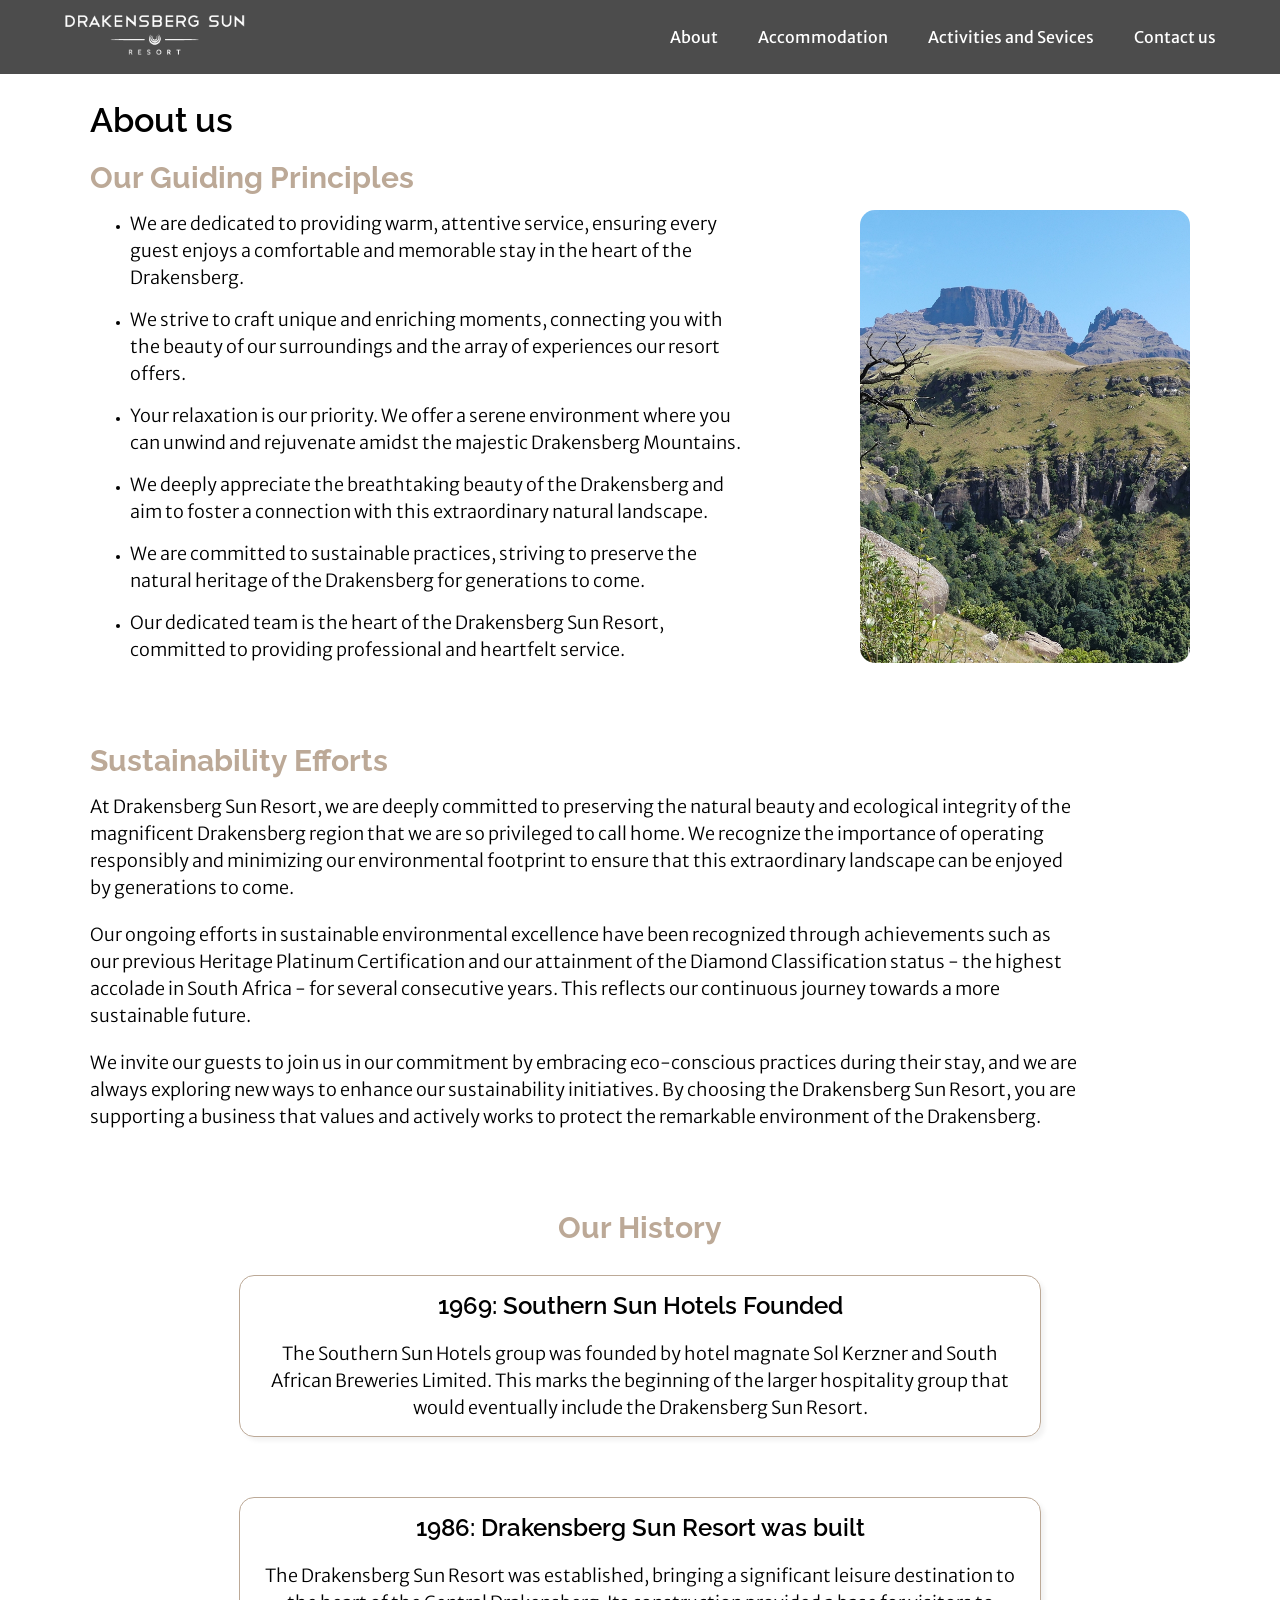
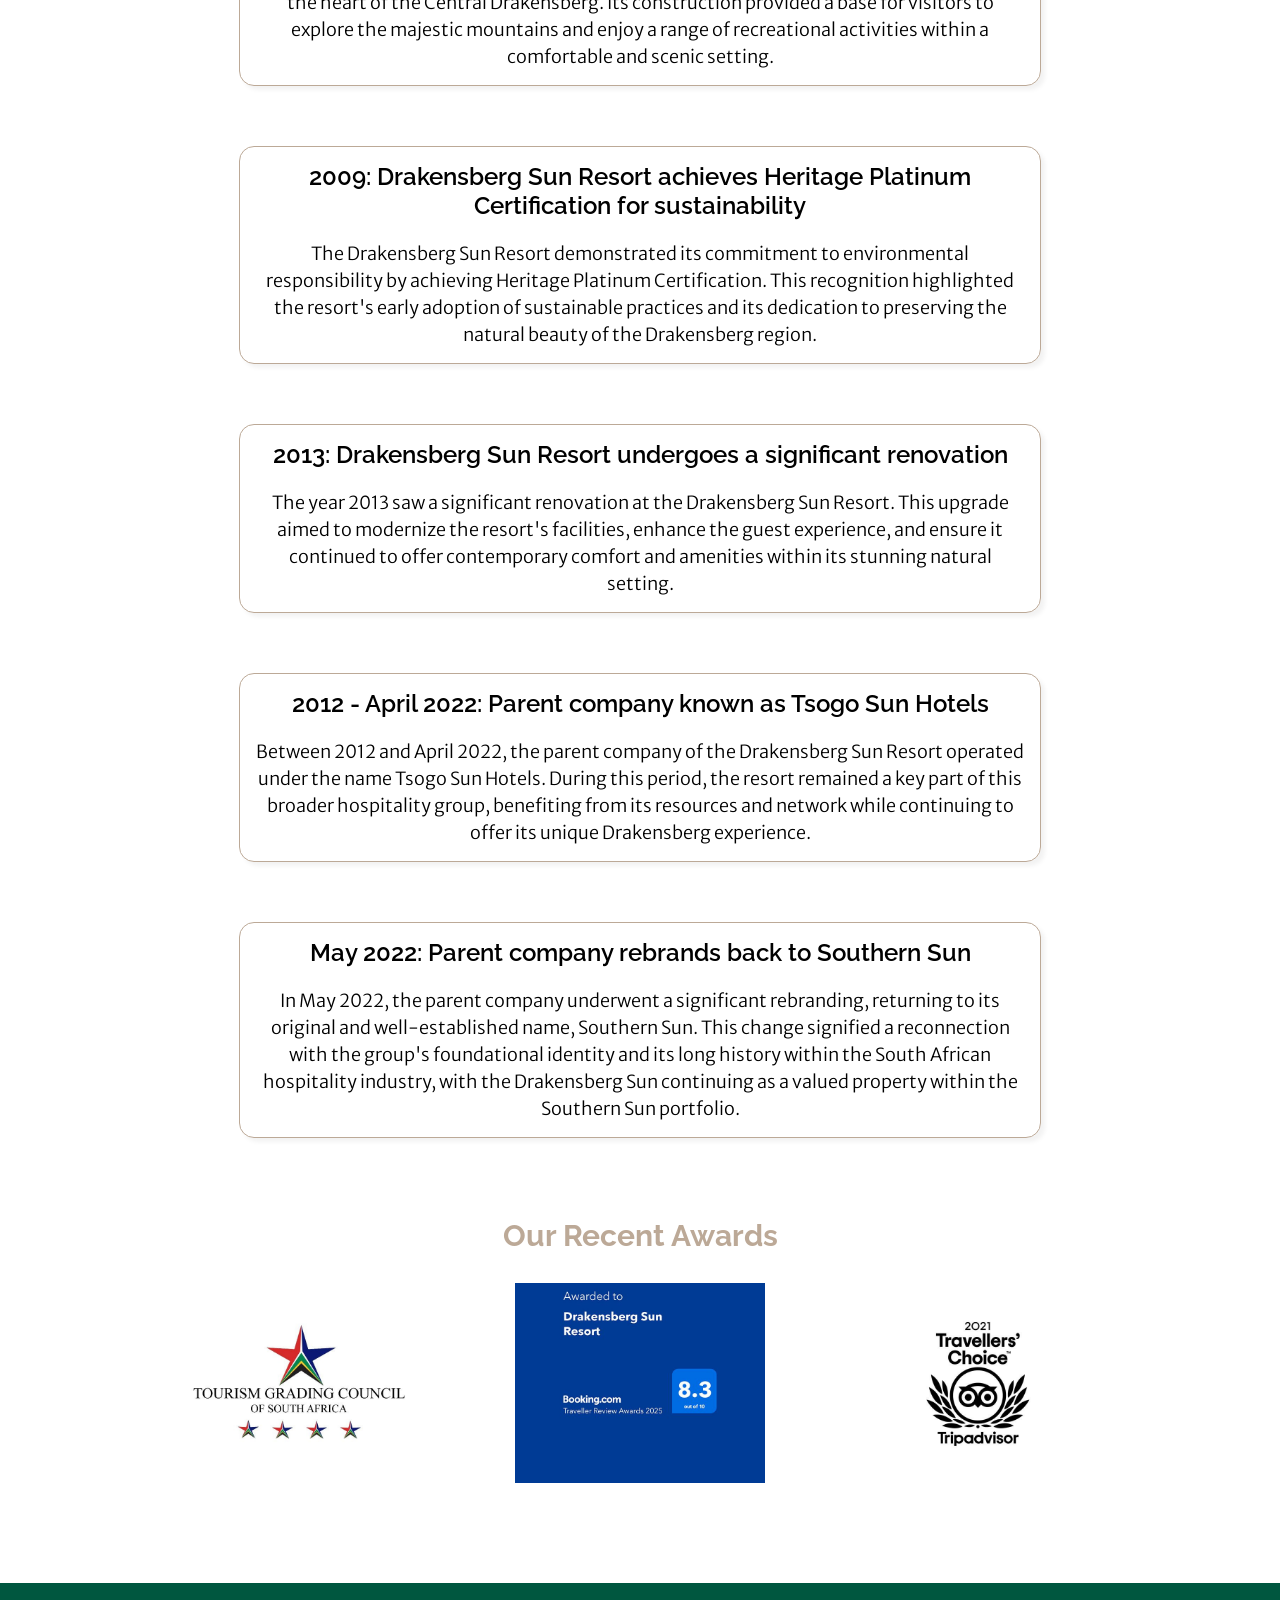
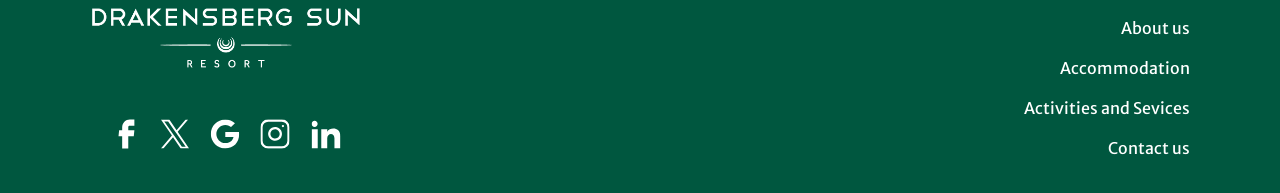
<file: html/about.html>
<!DOCTYPE html>
<html lang="en">
<head>
    <meta charset="UTF-8">
    <meta name="viewport" content="width=device-width, initial-scale=1.0">
    <title>About us</title>

    <!--CSS Links-->
    <link rel="stylesheet" href="../stylesheets/variables.css">
    <link rel="stylesheet" href="../stylesheets/main.css">
    <link rel="stylesheet" href="../stylesheets/about.css">

    <!--Font imports-->
    <link rel="preconnect" href="https://fonts.googleapis.com">
    <link rel="preconnect" href="https://fonts.gstatic.com" crossorigin>
    <link href="https://fonts.googleapis.com/css2?family=Barlow+Semi+Condensed:ital,wght@0,100;0,200;0,300;0,400;0,500;0,600;0,700;0,800;0,900;1,100;1,200;1,300;1,400;1,500;1,600;1,700;1,800;1,900&family=Merriweather+Sans:ital,wght@0,300..800;1,300..800&family=Raleway:ital,wght@0,100..900;1,100..900&display=swap" rel="stylesheet">
</head>
<body>
    <!--NAVIGATION BAR-->
    <nav class="nav-bar">
        <a href="../index.html"><img src="../images/logo.png"></a>

        <div class="mobile-menu">
            <div class="burger-menu">&#9776;</div>
            
            <ul id="nav-links">
                <li><a href="../html/about.html">About</a></li>
                <li><a href="../html/accommodation.html">Accommodation</a></li>
                <li><a href="../html/activities.html">Activities and Sevices</a></li>
                <li><a href="../html/contactus.html">Contact us</a></li>
            </ul>   
        </div>
    </nav>

    <main class="content">
        <!--Main heading and principles subheading-->
        <h1 class="black-heading about-heading">About us</h1>
        <h2 class="beige-heading principles-heading">Our Guiding Principles</h2>

        <div class="principles-container">  
            <ul class="body-text principles-list">
                <li>We are dedicated to providing warm, attentive service, ensuring every guest enjoys a comfortable and memorable stay in the heart of the Drakensberg.</li>
                <li>We strive to craft unique and enriching moments, connecting you with the beauty of our surroundings and the array of experiences our resort offers.</li>
                <li>Your relaxation is our priority. We offer a serene environment where you can unwind and rejuvenate amidst the majestic Drakensberg Mountains.</li>
                <li>We deeply appreciate the breathtaking beauty of the Drakensberg and aim to foster a connection with this extraordinary natural landscape.</li>
                <li>We are committed to sustainable practices, striving to preserve the natural heritage of the Drakensberg for generations to come.</li>
                <li>Our dedicated team is the heart of the Drakensberg Sun Resort, committed to providing professional and heartfelt service.</li>
            </ul>

            <img src="../images/aboutus.jpg">

        </div>

        <!--Sustainability section-->
        <div class="sustainability-content">
            <!--Subheading-->
            <h2 class="beige-heading sustainability-heading">Sustainability Efforts</h2>
            <!--Sustainability content paragraphs-->
            <p class="body-text">At Drakensberg Sun Resort, we are deeply committed to preserving the natural beauty and ecological integrity of the magnificent Drakensberg region that we are so privileged to call home. We recognize the importance of operating responsibly and minimizing our environmental footprint to ensure that this extraordinary landscape can be enjoyed by generations to come.</p><br>

            <p class="body-text">Our ongoing efforts in sustainable environmental excellence have been recognized through achievements such as our previous Heritage Platinum Certification and our attainment of the Diamond Classification status - the highest accolade in South Africa - for several consecutive years. This reflects our continuous journey towards a more sustainable future.</p><br>

            <p class="body-text">We invite our guests to join us in our commitment by embracing eco-conscious practices during their stay, and we are always exploring new ways to enhance our sustainability initiatives. By choosing the Drakensberg Sun Resort, you are supporting a business that values and actively works to protect the remarkable environment of the Drakensberg.</p>
        </div>

        <!--History subheading-->
        <h2 class="beige-heading history-heading">Our History</h2>

        <!--All history boxes container-->
        <div class="history-container">
            
            <!--Single history box-->
            <div class="history-box">
                <!--Heading containing date of event and event-->
                <h3 class="black-heading">1969: Southern Sun Hotels Founded</h3>

                <!--Paragrapgh describing event-->
                <p class="body-text">
                    The Southern Sun Hotels group was founded by hotel magnate Sol Kerzner and South African Breweries Limited. This marks the beginning of the larger hospitality group that would eventually include the Drakensberg Sun Resort.
                </p>
            </div>

            <div class="history-box">
                <h3 class="black-heading">1986: Drakensberg Sun Resort was built</h3>
                <p class="body-text">
                    The Drakensberg Sun Resort was established, bringing a significant leisure destination to the heart of the Central Drakensberg. Its construction provided a base for visitors to explore the majestic mountains and enjoy a range of recreational activities within a comfortable and scenic setting.
                </p>
            </div>

            <div class="history-box">
                <h3 class="black-heading">2009: Drakensberg Sun Resort achieves Heritage Platinum Certification for sustainability</h3>
                <p class="body-text">
                    The Drakensberg Sun Resort demonstrated its commitment to environmental responsibility by achieving Heritage Platinum Certification. This recognition highlighted the resort's early adoption of sustainable practices and its dedication to preserving the natural beauty of the Drakensberg region.
                </p>
            </div>

            <div class="history-box">
                <h3 class="black-heading">2013: Drakensberg Sun Resort undergoes a significant renovation</h3>
                <p class="body-text">
                    The year 2013 saw a significant renovation at the Drakensberg Sun Resort. This upgrade aimed to modernize the resort's facilities, enhance the guest experience, and ensure it continued to offer contemporary comfort and amenities within its stunning natural setting.
                </p>
            </div>

            <div class="history-box">
                <h3 class="black-heading">2012 - April 2022: Parent company known as Tsogo Sun Hotels</h3>
                <p class="body-text">
                    Between 2012 and April 2022, the parent company of the Drakensberg Sun Resort operated under the name Tsogo Sun Hotels. During this period, the resort remained a key part of this broader hospitality group, benefiting from its resources and network while continuing to offer its unique Drakensberg experience.
                </p>
            </div>

            <div class="history-box">
                <h3 class="black-heading">May 2022: Parent company rebrands back to Southern Sun</h3>
                <p class="body-text">
                    In May 2022, the parent company underwent a significant rebranding, returning to its original and well-established name, Southern Sun. This change signified a reconnection with the group's foundational identity and its long history within the South African hospitality industry, with the Drakensberg Sun continuing as a valued property within the Southern Sun portfolio.
                </p>
            </div>
        </div>

        <!--Awards main heading-->
        <h2 class="beige-heading awards-heading">Our Recent Awards</h2>
        <!--Container for formatting all awards-->
        <div class="awards-container">
            <!--Awards images-->
            <img src="../images/tourism grading council.jpg">

            <img src="../images/booking 2025 award.jpg">

            <img src="../images/tirpadvisor reward.jpg">
        </div>
    </main>

    <!--FOOTER SECTION-->
    <footer>
        <div class="left">
            <img src="../images/logo.png">
            <div class="socials">
                <a><img src="../images/icons/facebook.svg"></a>
                <a><img src="../images/icons/x.svg"></a>
                <a><img src="../images/icons/google.svg"></a>
                <a><img src="../images/icons/instagram.svg"></a>
                <a><img src="../images/icons/linked in.svg"></a>
            </div>
        </div>

        <nav>
            <ul>
                <li><a href="./about.html">About us</a></li>
                <li><a href="./accommodation.html">Accommodation</a></li>
                <li><a href="./accommodation.html">Activities and Sevices</a></li>
                <li><a href="./contactus.html">Contact us</a></li>
            </ul>
        </nav>
    </footer>
    
    <script src="../scripts/mobilenav.js"></script>
</body>
</html>
</file>
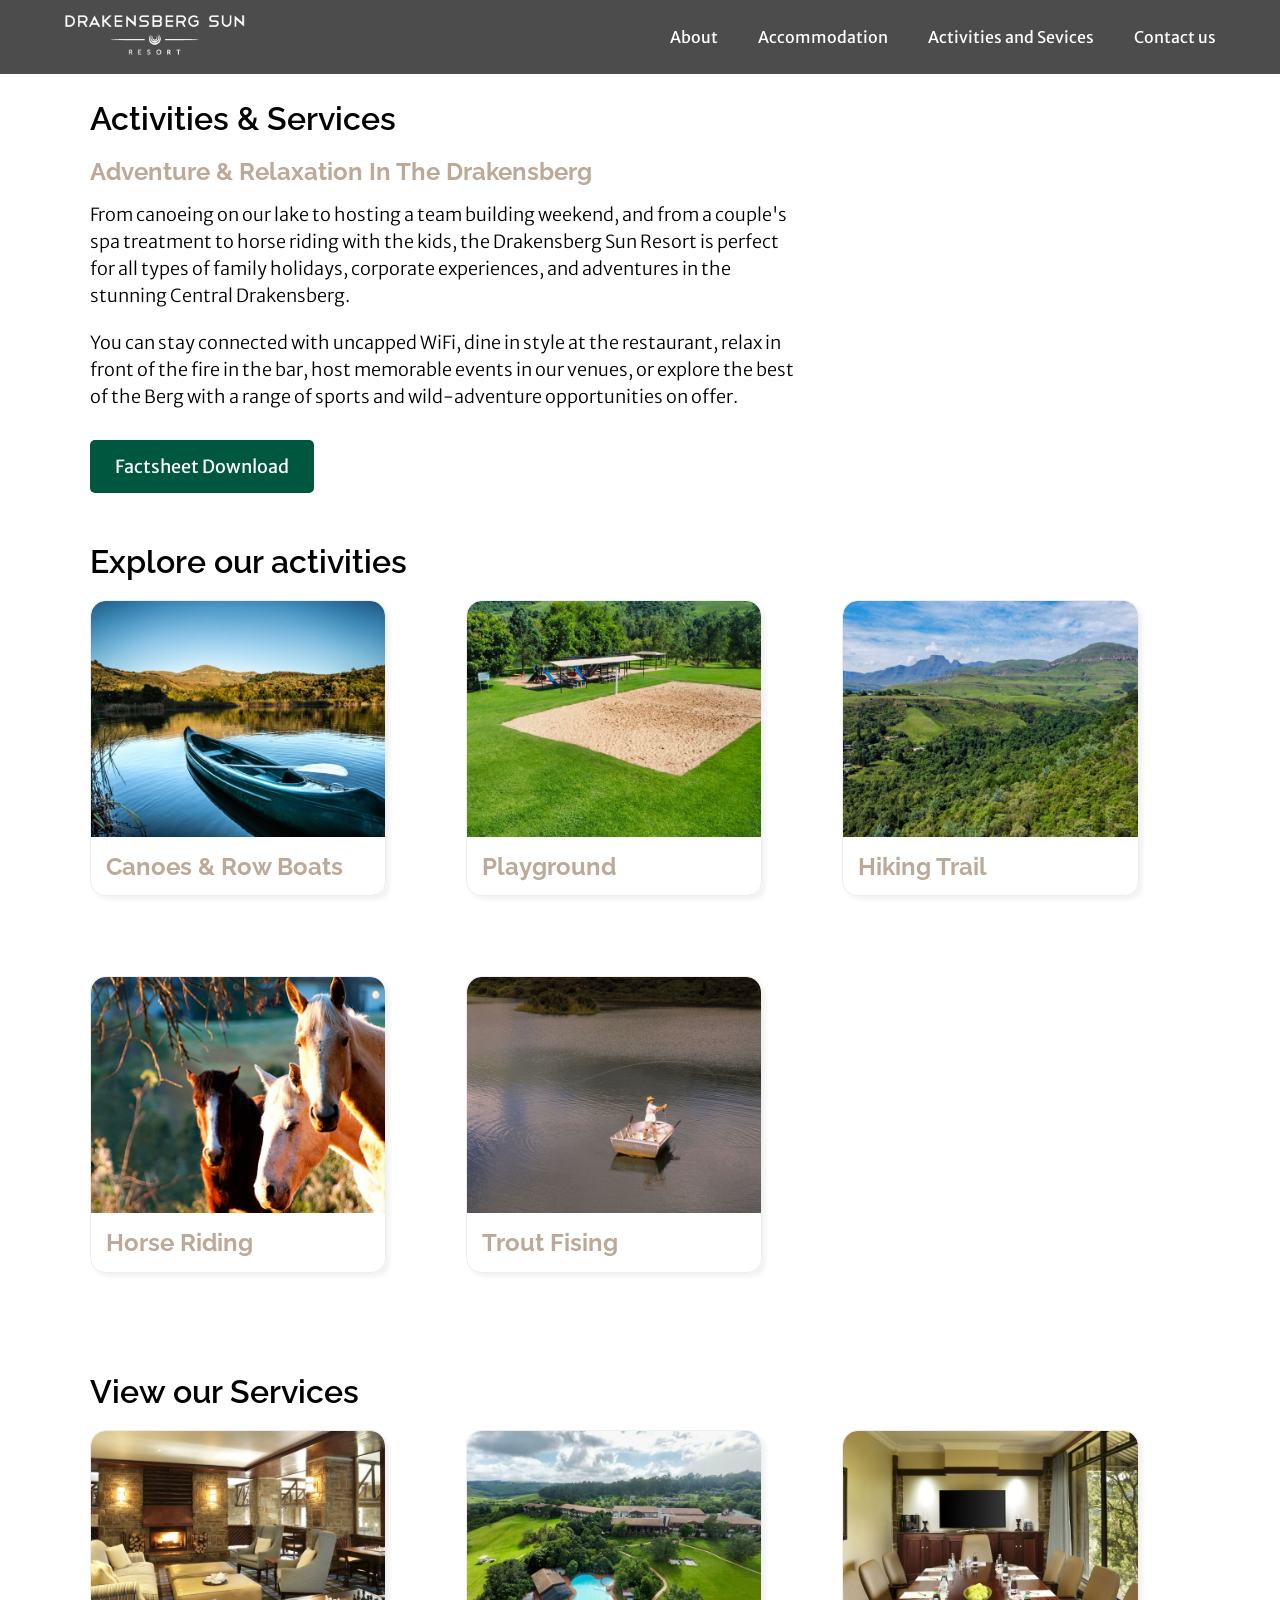
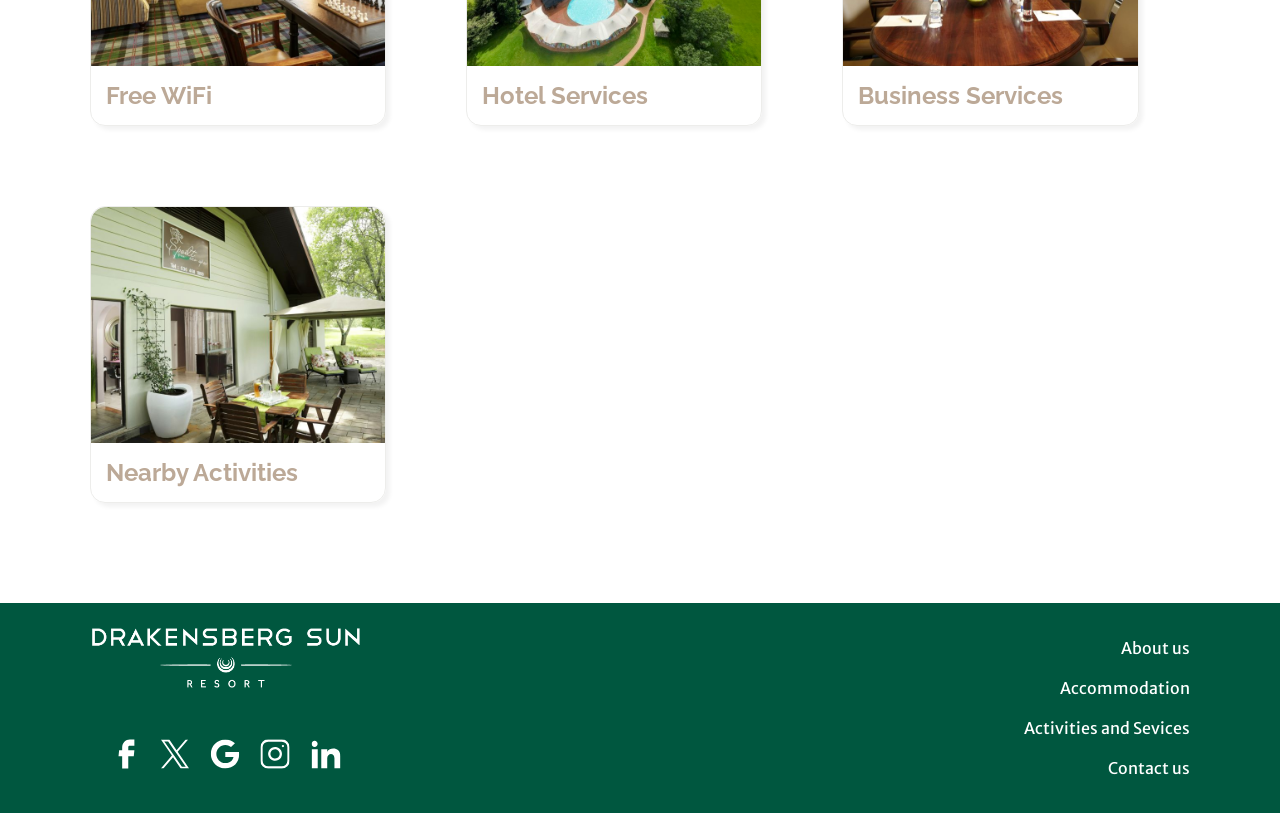
<file: html/activities.html>
<!DOCTYPE html>
<html lang="en">
<head>
    <meta charset="UTF-8">
    <meta name="viewport" content="width=device-width, initial-scale=1.0">
    <title>Activities</title>

    <!--CSS Links-->
    <link rel="stylesheet" href="../stylesheets/variables.css">
    <link rel="stylesheet" href="../stylesheets/main.css"> 
    <link rel="stylesheet" href="../stylesheets/activities.css">

    <!--Font imports-->
    <link rel="preconnect" href="https://fonts.googleapis.com">
    <link rel="preconnect" href="https://fonts.gstatic.com" crossorigin>
    <link href="https://fonts.googleapis.com/css2?family=Barlow+Semi+Condensed:ital,wght@0,100;0,200;0,300;0,400;0,500;0,600;0,700;0,800;0,900;1,100;1,200;1,300;1,400;1,500;1,600;1,700;1,800;1,900&family=Merriweather+Sans:ital,wght@0,300..800;1,300..800&family=Raleway:ital,wght@0,100..900;1,100..900&display=swap" rel="stylesheet">
</head>
<body>
    <!--NAVIGATION BAR-->
    <nav class="nav-bar">
        <a href="../index.html"><img src="../images/logo.png"></a>

        <div class="mobile-menu">
            <div class="burger-menu">&#9776;</div>
            
            <ul id="nav-links">
                <li><a href="../html/about.html">About</a></li>
                <li><a href="../html/accommodation.html">Accommodation</a></li>
                <li><a href="../html/activities.html">Activities and Sevices</a></li>
                <li><a href="../html/contactus.html">Contact us</a></li>
            </ul>   
        </div>
    </nav>

    <main class="content">
        <!--INTRODUCTION SECTION-->
        <section class="activites-introduction">
            <!--Main and subheading-->
           <h2 class="black-heading main-heading">Activities & Services</h2>
            <h3 class="beige-heading">Adventure & Relaxation In The Drakensberg</h3>

            <!--Paragraphs explaining activities available at resort-->
            <p class="body-text">From canoeing on our lake to hosting a team building weekend, and from a couple's spa treatment to horse riding with the kids, the Drakensberg Sun Resort is perfect for all types of family holidays, corporate experiences, and adventures in the stunning Central Drakensberg.</p><br>

            <p class="body-text">You can stay connected with uncapped WiFi, dine in style at the restaurant, relax in front of the fire in the bar, host memorable events in our venues, or explore the best of the Berg with a range of sports and wild-adventure opportunities on offer.</p> 

            <!--Button for downloading activity factsheet-->
            <button class="green-btn">Factsheet Download</button>
        </section>

        <section class="activites-section">
            <!--Main heading above activities-->
            <h2 class="black-heading">Explore our activities</h2>

            <!--Container for all activities-->
            <div class="activities">

                <!--Container for single activity-->
                <div class="activity-box">
                    <!--Activity image-->
                    <div class="img" style="background-image: url(../images/activities/canoe.jpg);"></div>
                    <!--Activity type-->
                    <h3 class="beige-heading">Canoes & Row Boats</h3>

                    <!--Activity details that show on hover-->
                    <div class="details">
                        <h3 class="beige-heading">Canoes & Row Boats</h3>
                        <p class="body-text">Borrow one of our canoes or row boats and explore our private lake. Equipment is provided for you to enjoy this exciting Drakensberg experience.</p>
                        <p>Recommended  in Summer - mornings and afternoons </p>
                    </div>
                </div>

                <div class="activity-box">
                    <div class="img" style="background-image: url(../images/activities/playground.jpg);"></div>
                    <h3 class="beige-heading">Playground</h3>

                    <div class="details">
                        <h3 class="beige-heading">Playground</h3>
                        <p class="body-text">Drakensberg Sun Resort is definitely family-friendly and features a well-equipped play area designed for kids, and hosts a regular Kid’s Programme to give you more time to relax.</p>
                        <p>Recommended  in Summer - mornings and afternoons </p>
                    </div>
                </div>

                <div class="activity-box">
                    <div class="img" style="background-image: url(../images/activities/hiking\ trails.jpg);"></div>
                    <h3 class="beige-heading">Hiking Trail</h3>

                    <div class="details">
                        <h3 class="beige-heading">Hiking Trail</h3>
                        <p class="body-text">Our 4 on-site hiking trails include the Blue Grotto, Fern Forest, Ellis Hike and the Lake Walk. Hiking in the Drakensberg is as challenging as you would like it to be, with trails for all fitness levels. </p>
                        <p>Recommended  in Summer - mornings and afternoons </p>
                    </div>
                </div>

                <div class="activity-box">
                    <div class="img" style="background-image: url(../images/activities/horse\ riding.jpg);"></div>
                    <h3 class="beige-heading">Horse Riding</h3>

                    <div class="details">
                        <h3 class="beige-heading">Horse Riding</h3>
                        <p class="body-text">For a unique experience and view of the Drakensberg, a horse ride is a must. Feel the wind through your hair with either a beginners or advanced horse ride through the mountains. </p>
                        <p>Recommended  in Summer - mornings and afternoons </p>
                    </div>
                </div>

                <div class="activity-box">
                    <div class="img" style="background-image: url(../images/activities/fishing.jpg);"></div>
                    <h3 class="beige-heading">Trout Fising</h3>

                    <div class="details">
                        <h3 class="beige-heading">Trout Fising</h3>
                        <p class="body-text">Try your hand at trout fishing in the beautiful Central Drakensberg. Nothing compares to the relaxation afforded by a day’s relaxing trout fishing. Equipment available for rental.</p>
                        <p>Recommended  in Summer - mornings and afternoons </p>
                    </div>
                </div>
            </div>

                <!--SERVICES-->
                <h2 class="black-heading services-heading">View our Services</h2>
                <div class="activities">

                

                <div class="activity-box">
                    <div class="img" style="background-image: url(../images/activities/wifi.jpg);"></div>
                    <h3 class="beige-heading">Free WiFi</h3>

                    <div class="details">
                        <h3 class="beige-heading">Free WiFi</h3>
                        <p class="body-text">Stay with us at Drakensberg Sun Resort and enjoy free unlimited WiFi access per room, per day. Enjoy effortless access and great connectivity during your stay.</p>
                        
                    </div>
                </div>

                <div class="activity-box">
                    <div class="img" style="background-image: url(../images/activities/hotel\ services.jpg);"></div>
                    <h3 class="beige-heading">Hotel Services</h3>

                    <div class="details">
                        <h3 class="beige-heading">Hotel Services</h3>
                        <p class="body-text">Hotel services and amenities include our gift shop, hospitality lounge, laundry service, and much more. For a full list please contact the hotel directly. </p>
                        
                    </div>
                </div>

                <div class="activity-box">
                    <div class="img" style="background-image: url(../images/activities/business\ serivces.jpg);"></div>
                    <h3 class="beige-heading">Business Services</h3>

                    <div class="details">
                        <h3 class="beige-heading">Business Services</h3>
                        <p class="body-text">As well as our meeting and event spaces, business guests enjoy services including photocopying, library with PC / printer and internet access (self-service workstation), boardroom, conference room and facsimile service.</p>
                        
                    </div>
                </div>

                <div class="activity-box">
                    <div class="img" style="background-image: url(../images/activities/nearby.jpg);"></div>
                    <h3 class="beige-heading">Nearby Activities</h3>

                    <div class="details">
                        <h3 class="beige-heading">Nearby Activities</h3>
                        <p class="body-text">With our extensive range of onsite amenities and services, there are a number of nearby facilities that guest can enjoy including a coffee shop, Four Rivers Adventures, restaurants, and the Craft Centre. </p>
                    </div>
                </div>
            </div>


            
        </section>
        
    </main>

    <!--FOOTER SECTION-->
    <footer>
        <div class="left">
            <img src="../images/logo.png">
            <div class="socials">
                <a><img src="../images/icons/facebook.svg"></a>
                <a><img src="../images/icons/x.svg"></a>
                <a><img src="../images/icons/google.svg"></a>
                <a><img src="../images/icons/instagram.svg"></a>
                <a><img src="../images/icons/linked in.svg"></a>
            </div>
        </div>

        <nav>
            <ul>
                <li><a href="./about.html">About us</a></li>
                <li><a href="./accommodation.html">Accommodation</a></li>
                <li><a href="./activities.html">Activities and Sevices</a></li>
                <li><a href="./contactus.html">Contact us</a></li>
            </ul>
        </nav>
    </footer>
    
    <script src="../scripts/mobilenav.js"></script>
</body>
</html>
</file>
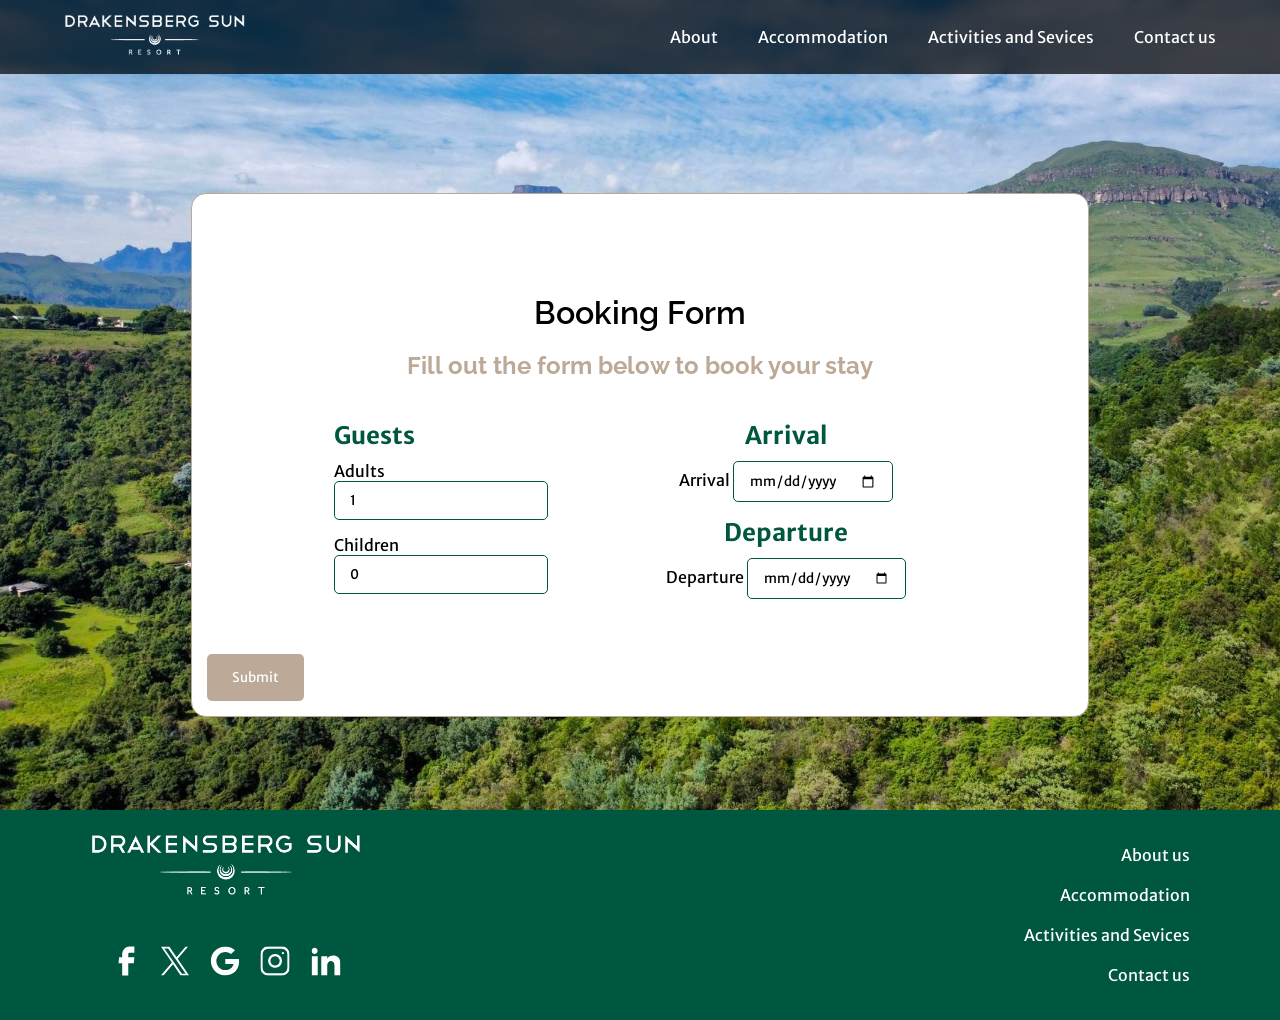
<file: html/bookingform.html>
<!DOCTYPE html>
<html lang="en">
<head>
    <meta charset="UTF-8">
    <meta name="viewport" content="width=device-width, initial-scale=1.0">
    <title>Booking</title>

    <!--CSS Links-->
    <link rel="stylesheet" href="../stylesheets/variables.css">
    <link rel="stylesheet" href="../stylesheets/main.css"> 
    <link rel="stylesheet" href="../stylesheets/accommodation.css">

    <!--Font imports-->
    <link rel="preconnect" href="https://fonts.googleapis.com">
    <link rel="preconnect" href="https://fonts.gstatic.com" crossorigin>
    <link href="https://fonts.googleapis.com/css2?family=Barlow+Semi+Condensed:ital,wght@0,100;0,200;0,300;0,400;0,500;0,600;0,700;0,800;0,900;1,100;1,200;1,300;1,400;1,500;1,600;1,700;1,800;1,900&family=Merriweather+Sans:ital,wght@0,300..800;1,300..800&family=Raleway:ital,wght@0,100..900;1,100..900&display=swap" rel="stylesheet">
</head>
<body>
    <!--NAVIGATION BAR-->
    <nav class="nav-bar">
        <a href="../index.html"><img src="../images/logo.png"></a>

        <div class="mobile-menu">
            <div class="burger-menu">&#9776;</div>
            
            <ul id="nav-links">
                <li><a href="../html/about.html">About</a></li>
                <li><a href="../html/accommodation.html">Accommodation</a></li>
                <li><a href="../html/activities.html">Activities and Sevices</a></li>
                <li><a href="../html/contactus.html">Contact us</a></li>
            </ul>   
        </div>
    </nav>
    
    <main class="booking-content">
        <div class="forms-container">
            <h1 class="black-heading top-heading">Booking Form</h1>
            <h2 class="beige-heading sub-heading">Fill out the form below to book your stay</h2>

            <div class="form-content">
            <div class="left">
                <h3>Guests</h3>
                    <div class="inputs">
                        <label for="adults">Adults</label>
                        <input type="number" id="adults" value="1" min="1">

                        <label for="children">Children</label>
                        <input type="number" id="children" value="0" min="0">
                    </div>
                    
            </div>

            <div class="right">
                <div class="date-group">
                    <h3 class="section-heading">Arrival</h3>
                    <label for="arrival-date">Arrival</label>
                    <input type="date" id="arrival-date">
                  </div>
                  
                  <div class="date-group">
                    <h3 class="section-heading">Departure</h3>
                    <label for="departure-date">Departure</label>
                    <input type="date" id="departure-date">
                  </div>
            </div>   
        </div>

        <button class="beige-btn booking-btn">Submit</button>
        </div>
    </main>

    <!--FOOTER SECTION-->
    <footer class="booking-footer">
        <div class="left">
            <img src="../images/logo.png">
            <div class="socials">
                <a><img src="../images/icons/facebook.svg"></a>
                <a><img src="../images/icons/x.svg"></a>
                <a><img src="../images/icons/google.svg"></a>
                <a><img src="../images/icons/instagram.svg"></a>
                <a><img src="../images/icons/linked in.svg"></a>
            </div>
        </div>

        <nav>
            <ul>
                <li><a href="./about.html">About us</a></li>
                <li><a href="./accommodation.html">Accommodation</a></li>
                <li><a href="./activities.html">Activities and Sevices</a></li>
                <li><a href="./contactus.html">Contact us</a></li>
            </ul>
        </nav>
    </footer>
    
</body>
</html>
</file>
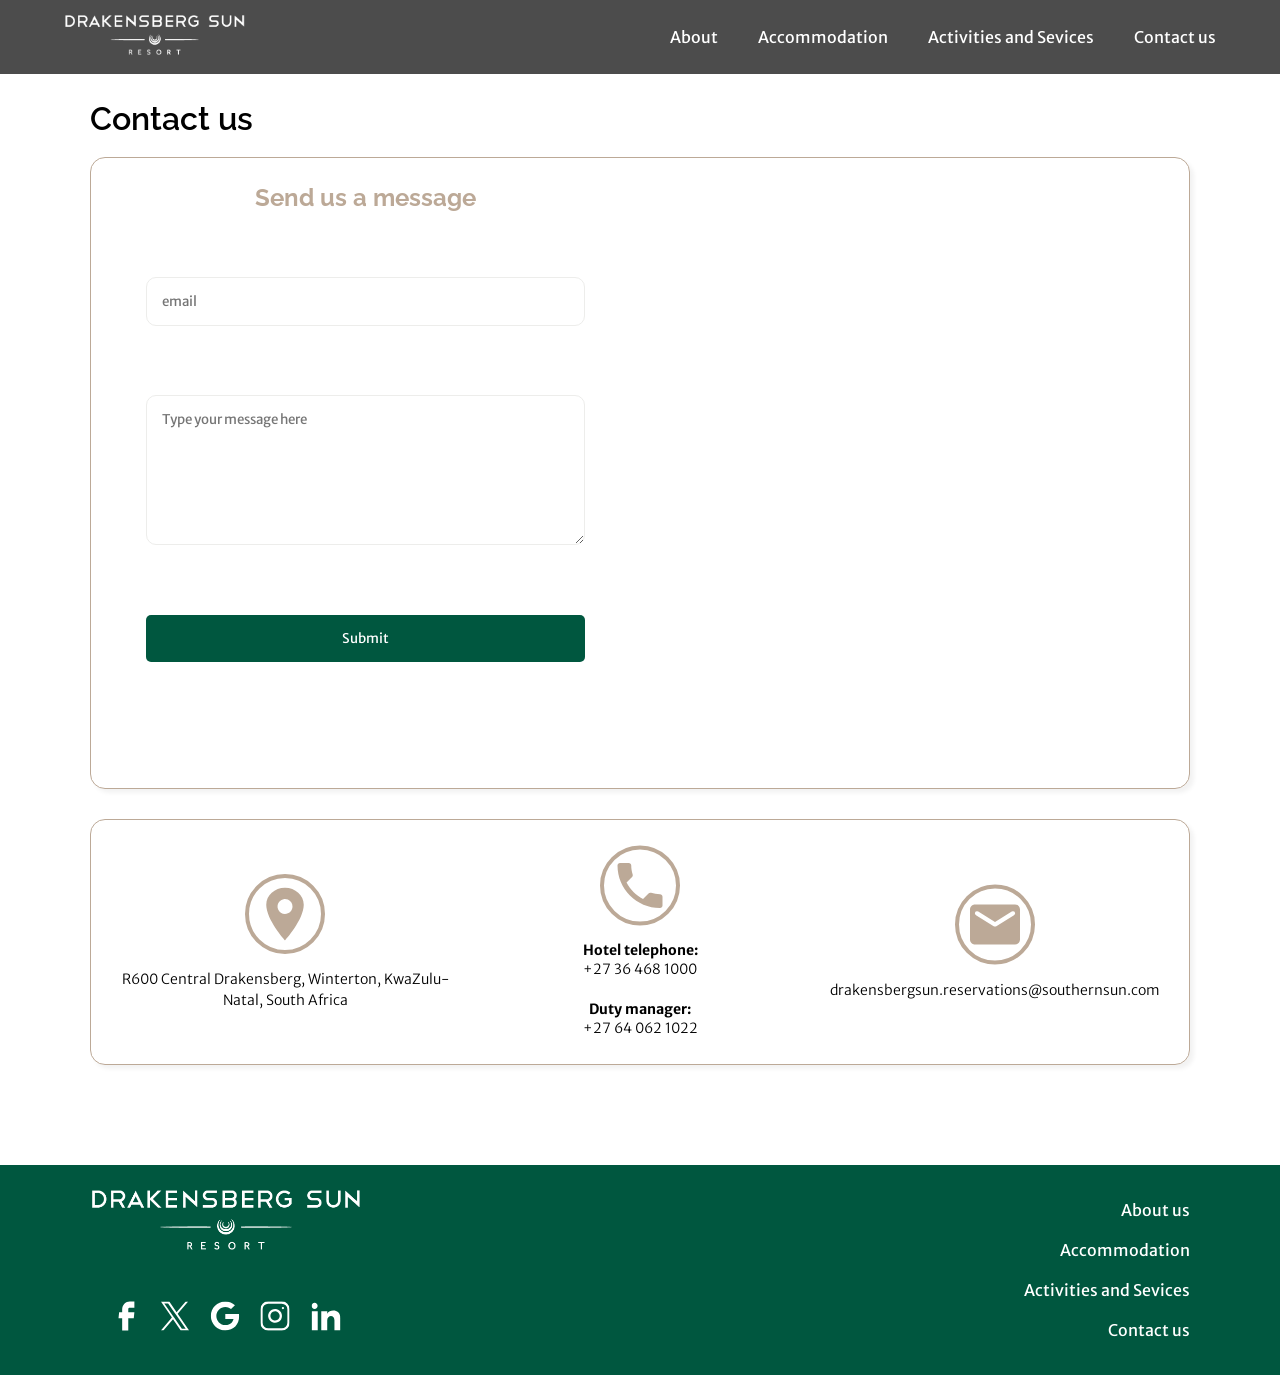
<file: html/contactus.html>
<!DOCTYPE html>
<html lang="en">
<head>
    <meta charset="UTF-8">
    <meta name="viewport" content="width=device-width, initial-scale=1.0">
    <title>Contact us</title>

    <!--CSS Links-->
    <link rel="stylesheet" href="../stylesheets/variables.css">
    <link rel="stylesheet" href="../stylesheets/main.css">
    <link rel="stylesheet" href="../stylesheets/contactus.css">

    <!--Font imports-->
    <link rel="preconnect" href="https://fonts.googleapis.com">
    <link rel="preconnect" href="https://fonts.gstatic.com" crossorigin>
    <link href="https://fonts.googleapis.com/css2?family=Barlow+Semi+Condensed:ital,wght@0,100;0,200;0,300;0,400;0,500;0,600;0,700;0,800;0,900;1,100;1,200;1,300;1,400;1,500;1,600;1,700;1,800;1,900&family=Merriweather+Sans:ital,wght@0,300..800;1,300..800&family=Raleway:ital,wght@0,100..900;1,100..900&display=swap" rel="stylesheet">
</head>
<body>
    <!--NAVIGATION BAR-->
    <nav class="nav-bar">
        <a href="../index.html"><img src="../images/logo.png"></a>

        <div class="mobile-menu">
            <div class="burger-menu">&#9776;</div>
            
            <ul id="nav-links">
                <li><a href="../html/about.html">About</a></li>
                <li><a href="../html/accommodation.html">Accommodation</a></li>
                <li><a href="../html/activities.html">Activities and Sevices</a></li>
                <li><a href="../html/contactus.html">Contact us</a></li>
            </ul>   
        </div>
    </nav>

    <main class="content">
        <!--Main page heading-->
        <h1 class="black-heading contact-heading">Contact us</h1>

        <!--Top contact box-->
        <div class="contact-top">
            <!--Left content of top box-->
            <div class="left">
                <!--Contact form-->
                <h2 class="beige-heading">Send us a message</h2>
                <form>
                    <input type="email" placeholder="email" id="email">
                    <textarea id="message", name="message" placeholder="Type your message here"></textarea>

                    <button type="submit" class="green-btn">Submit</button>
                </form>
            </div>

            <!--Right content - google maps section-->
            <div class="right">
                <iframe src="https://www.google.com/maps/embed?pb=!1m18!1m12!1m3!1d3489.3258037808987!2d29.420798075303793!3d-29.00734297546219!2m3!1f0!2f0!3f0!3m2!1i1024!2i768!4f13.1!3m3!1m2!1s0x1ef3a9d9fe097c4f%3A0xcece4342f9ff3554!2sDrakensberg%20Sun%20Resort!5e0!3m2!1sen!2sza!4v1744096528898!5m2!1sen!2sza" width="100%" height="100%" style="border:0;" allowfullscreen="" loading="lazy" referrerpolicy="no-referrer-when-downgrade"></iframe>
            </div>
        </div>

        <!--Bottom contact box-->
        <div class="contact-bottom">
            <!--Info groups in bottom box-->
            <div class="item">
                <img src="../images/icons/location.svg">
                <p class="body-text">R600 Central Drakensberg, Winterton, KwaZulu-Natal, South Africa</p>
            </div>

            <div class="item">
                <img src="../images/icons/phone.svg">

                <p><b>Hotel telephone:</b></p>
                <p class="body-text">+27 36 468 1000</p><br>

                <p><b>Duty manager:</b></p>
                <p class="body-text">+27 64 062 1022</p>
            </div>

            <div class="item">
                <img src="../images/icons/email.svg">
                <p class="body-text">drakensbergsun.reservations@southernsun.com</p>
            </div>
        </div>
    </main>

    <!--FOOTER SECTION-->
    <footer>
        <div class="left">
            <img src="../images/logo.png">
            <div class="socials">
                <a><img src="../images/icons/facebook.svg"></a>
                <a><img src="../images/icons/x.svg"></a>
                <a><img src="../images/icons/google.svg"></a>
                <a><img src="../images/icons/instagram.svg"></a>
                <a><img src="../images/icons/linked in.svg"></a>
            </div>
        </div>

        <nav>
            <ul>
                <li><a href="./about.html">About us</a></li>
                <li><a href="./accommodation.html">Accommodation</a></li>
                <li><a href="./activities.html">Activities and Sevices</a></li>
                <li><a href="./contactus.html">Contact us</a></li>
            </ul>
        </nav>
    </footer>
   
    <script src="../scripts/mobilenav.js"></script>
</body>
</html>
</file>
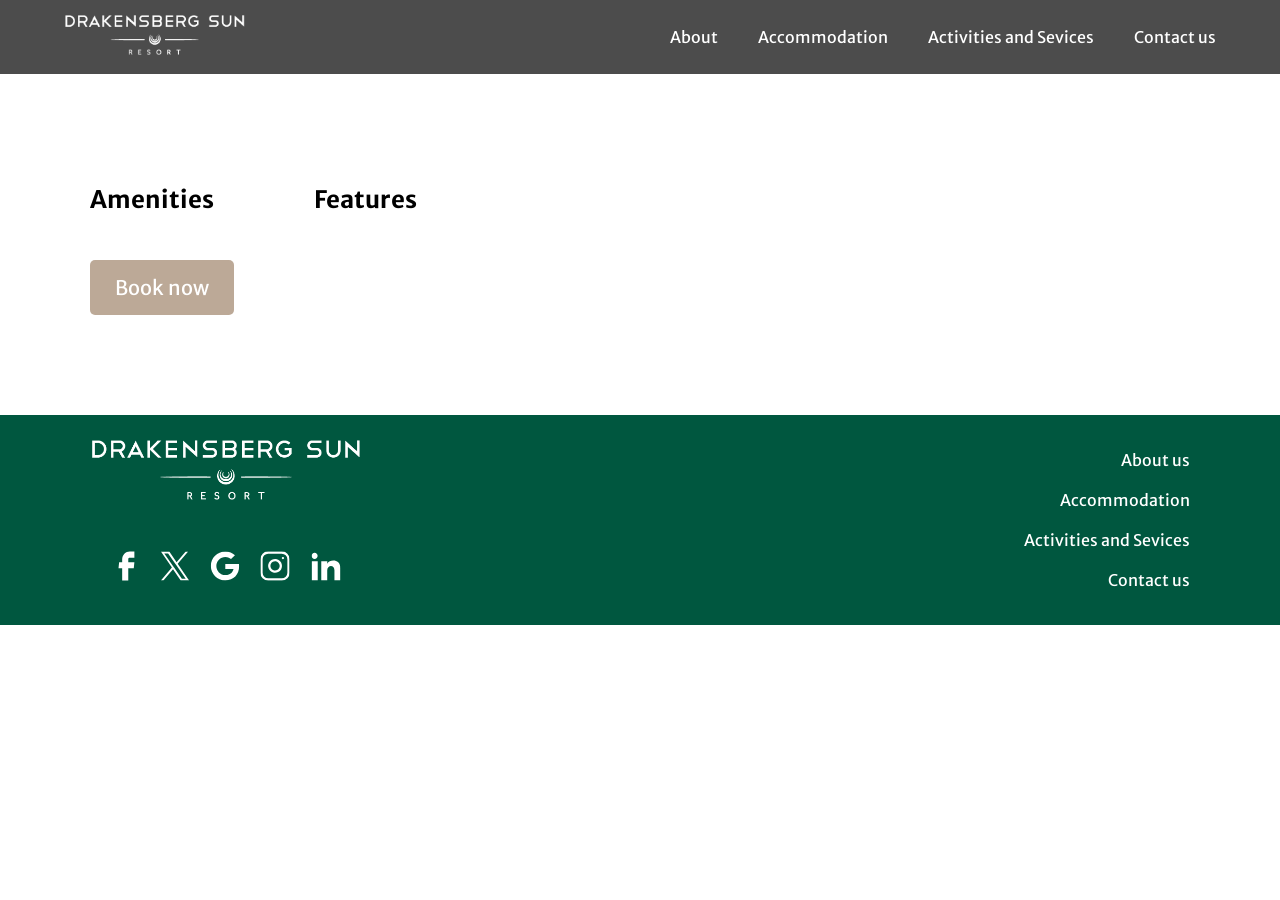
<file: html/roomdetails.html>
<!DOCTYPE html>
<html lang="en">
<head>
    <meta charset="UTF-8">
    <meta name="viewport" content="width=device-width, initial-scale=1.0">
    <title>Details</title>

    <!--CSS Links-->
    <link rel="stylesheet" href="../stylesheets/variables.css">
    <link rel="stylesheet" href="../stylesheets/main.css"> 
    <link rel="stylesheet" href="../stylesheets/roomdetails.css">

    <!--Font imports-->
    <link rel="preconnect" href="https://fonts.googleapis.com">
    <link rel="preconnect" href="https://fonts.gstatic.com" crossorigin>
    <link href="https://fonts.googleapis.com/css2?family=Barlow+Semi+Condensed:ital,wght@0,100;0,200;0,300;0,400;0,500;0,600;0,700;0,800;0,900;1,100;1,200;1,300;1,400;1,500;1,600;1,700;1,800;1,900&family=Merriweather+Sans:ital,wght@0,300..800;1,300..800&family=Raleway:ital,wght@0,100..900;1,100..900&display=swap" rel="stylesheet">


</head>
<body>
    <!--NAVIGATION BAR-->
    <nav class="nav-bar">
        <a href="../index.html"><img src="../images/logo.png"></a>

        <div class="mobile-menu">
            <div class="burger-menu">&#9776;</div>
            
            <ul id="nav-links">
                <li><a href="../html/about.html">About</a></li>
                <li><a href="../html/accommodation.html">Accommodation</a></li>
                <li><a href="../html/activities.html">Activities and Sevices</a></li>
                <li><a href="../html/contactus.html">Contact us</a></li>
            </ul>   
        </div>
    </nav>

    <main class="content">
        <h1 class="black-heading" id="roomType"></h1>
        <h2 class="beige-heading" id="subHeading"></h2>

        <img id="roomImage">

        <p id="descriptionParagraph" class="body-text"></p>

        <div class="lists">
            <div class="amenities">
                <h2>Amenities</h2>

                <ul id="roomAmenities" class="body-text"></ul>
            </div>

            <div class="features">
                <h2>Features</h2>

                <ul id="roomFeatures" class="body-text"></ul>
            </div>
        </div>
        
        <button class="beige-btn" id="bookBtn">Book now</button>
           
    </main>

    <!--FOOTER SECTION-->
    <footer>
        <div class="left">
            <img src="../images/logo.png">
            <div class="socials">
                <a><img src="../images/icons/facebook.svg"></a>
                <a><img src="../images/icons/x.svg"></a>
                <a><img src="../images/icons/google.svg"></a>
                <a><img src="../images/icons/instagram.svg"></a>
                <a><img src="../images/icons/linked in.svg"></a>
            </div>
        </div>

        <nav>
            <ul>
                <li><a href="./about.html">About us</a></li>
                <li><a href="./accommodation.html">Accommodation</a></li>
                <li><a href="./activities.html">Activities and Sevices</a></li>
                <li><a href="./contactus.html">Contact us</a></li>
            </ul>
        </nav>
    </footer>
    
    <script src="../scripts/mobilenav.js"></script>
    <script src="../scripts/rooms.js"></script>
</body>
</html>
</file>
<file: stylesheets/variables.css>
/*This file is used to set up global variables to use throughout all our stylesheets*/
:root {

    /*COLOURS*/
    --black: black;
    --white: white;
    --green: #00573F;
    --hover-green: #00835F;
    --beige: #BCA997;
    --hover-beige: #e2c3a5;
    --light-grey: #EDEDEB;
    --dark-grey: #646464;
    --text-black: #353535;

    /*FONTS*/
    --base-font: Merriweather Sans, sans-serif;
    --base-font-size: 18px;

}
</file>
<file: stylesheets/main.css>
/*MAIN CSS file for styling on all pages */

/*Removes margin from everything on website*/
*{
    margin: 0;
    font-family: var(--base-font);
}

/*Smooth scrolling behaviour*/
html {
    scroll-behavior: smooth;
  }

/*Ensures no horizontal scroll bar appears*/
body{
    overflow-x: hidden;
}

/*Sets margin for the body to ensure enough white space on the sides*/
.content{
    margin: 0 7%;
}
/*NAVBAR*/
/*Main navabr container*/
.nav-bar{
    background-color: rgba(0, 0, 0, 0.7);
    backdrop-filter: blur(5px);
    font-family: var(--base-font); 
    margin: 0;
    padding: 15px 5%;
    display: flex;
    justify-content: space-between;
    align-items: center;
    position: fixed;
    z-index: 10;
    width: 100%;
    box-sizing: border-box;
}

/*Company logo in navbar*/
.nav-bar img{
    height: 40px;
}

/*Burger menu icon that only displays on mobile devices*/
.burger-menu{
    font-size: 1.5em;
    color: #ffffff;
    display: none;
}

/*Nav list of page links styling*/
#nav-links{
    display: flex;
    list-style: none;
    gap: 40px;
    
}

#nav-links a{
    text-decoration: none;
    color: var(--white);
}

/* /*Adds hover effect to nav links*/
#nav-links a:hover{
    color: var(--hover-beige);
}

/*FOOTER SECTION*/
/*Main footer container*/
footer{
    background-color: var(--green);
    color: var(--white);
    padding: 25px 7%;
    display: flex;
    justify-content: space-between;
    margin-top: 100px;
}

/*Company logo in footer*/
footer .left img{
    height: 60px;
}

/*Footer navigation links to other pages*/
footer ul{
    line-height: 2.5;
    list-style: none;
    text-align: right;
}

footer a{
    text-decoration: none;
    color: var(--white);
}

/*Social media links in footer container*/
.socials{
    display: flex;
    justify-content: space-evenly;
    align-items: flex-end;
    height: 60%;
}

/*Social media icons in footer*/
.socials img{
    width: 30px;
}

/*All page styling*/
.beige-btn{
    background-color: var(--beige);
    color: var(--white);
    padding: 15px 25px;
    border: none;
    border-radius: 5px;
    
}

.green-btn{
    background-color: var(--green);
    color: var(--white);
    padding: 15px 25px;
    border: none;
    border-radius: 5px;
    
}

/*Body text used for */
.body-text{
    color: var(--black-text);
    font-weight: 300;
    font-size: 18px;
    line-height: 1.5;
}

.black-heading{
    font-family: Raleway;
    font-weight: 600;
    font-size: 32px;
    margin-bottom: 20px;
}

.beige-heading{
    color: var(--Beige, #BCA997);
    font-family: Raleway;
    font-size: 24px;
    font-style: normal;
    font-weight: 700;
    line-height: normal;
    margin-bottom: 15px;
}

/*REPONSIVE DESIGN*/
@media (max-width: 768px) {
    .nav-bar img{
        height: 25px;
        object-fit: cover;
    }

    body{
        overflow-x: hidden;
    }
    .content{
        margin: 0 5%;
    }

    .nav-bar{
        width: 100vw;
        
    }

    #nav-links{
        display: none;
        flex-direction: column;
        justify-content: right;
        text-align: right;
    }

    .mobile-menu{
        display: flex;
        flex-direction: column;
        justify-content: right;
        gap: 15px;
        
    }

    #nav-links.active{
        display: flex;
        
        
    }

    .burger-menu{
        display: flex;
        justify-content: right;
    }

    .beige-btn{
        padding: 10px 20px;
        font-size: 18px;
    }

    .black-heading{
        font-size: 28px;
    }

    /*FOOTER SECTION*/
    footer{
        width: 100%;
        flex-wrap: wrap;
        flex-direction: column;
        justify-content: space-between;
        padding: 0px;
        gap: 20px;
        
        
    }

    footer .left{
        display: flex;
        flex-direction: column;
        align-items: center;
        padding: 15px;
    }

    footer .left .logo{
        width: 80%;
    }

    .socials img{
        width: 25px;
        margin: 15px;
    }

    footer nav{
        display: flex;
        flex-direction: column;
        align-items: center;
        padding: 15px;
    }

    footer ul{
        text-align: center;
        padding: 0;
    }

    
}
</file>
<file: stylesheets/homepage.css>
/*HERO SECTION*/
.hero-section{
    background-image: url(../images/hero\ image.jpg);
    background-repeat: no-repeat;
    background-size: cover;
    width: 100vw;
    height: 100vh;
    display: flex;
    align-items: center;
    justify-content: center;
    flex-direction: column;
    gap: 50px;
    
}

/*Adds a black overlay to image to ensure it is not to bright*/
/* This is done by adding a pseudo element to the hero section */
.hero-section::before {
    content: "";
    position: absolute;
    top: 0;
    left: 0;
    width: 100%;
    height: 100%;
    background-color: rgba(0, 0, 0, 0.3);
    z-index: 2;
}

/*Main hero section heading*/
.hero-section h1{
    color: var(--white);
    font-size: 80px;
    text-wrap: wrap;
    text-align: center;
    z-index: 3;
}

/*Call to action styling*/
.hero-section button{
    font-size: 22px;
    text-transform: uppercase;
    z-index: 3;
}

/*Adds hover effect to call to action button in hero section*/
.hero-section button:hover{
    background-color: var(--hover-beige);
    cursor: pointer;
    transform: scale(1.1);
}

/*WELCOME SECTION*/
/*Makes width half of page to fit image next to text */
.welcome-text{
    width: 50%;
}


.welcome-container{
    display: flex;
    gap: 65px;
    align-items: stretch;
    margin-top: 100px;
}

/*Welcome image styling */
.welcome-img{
    display: flex;
    align-items: stretch; /*Ensures height is the same as the text height */
    justify-content: right;
    width: 50%;
    object-fit: cover;
}

.welcome-img img{
    width: 80%;
    height: 100%;
    object-fit: cover;
    border-radius: 10px;
}

/*ESSENTIALS SECTION*/
.essentials-container{
    margin-top: 100px;
}

/*Styling for essentials description paragraph*/
.essentials-container p{
    max-width: 60%;
}

/*Animating icons carousel to scroll left*/
.essentials-icons{
    margin-top: 40px;
    display: flex;
    gap: 70px;
    scroll-behavior: smooth;
    animation: scroll-left 25s linear infinite; /*Left scrolling animation*/
    width: max-content;
}

@keyframes scroll-left {
    0% {
      transform: translateX(0%);
    }
    100% {
      transform: translateX(-50%);
    }
  }

  /*Hover effect that pauses animation*/
.essentials-icons:hover{    
    animation-play-state: paused;
    
}
/*Ensures that icons do not overflow the page*/
.scroll-wrapper{
    width: 100%;
    overflow-x: hidden;
}

.icon-container{
    border: 1.5px solid var(--light-grey);
    border-radius: 10px;
    box-shadow: 4px 4px 5px 0px rgba(0, 0, 0, 0.05);
    width: 180px;
    height: 180px;
    display: flex;
    flex: 0 0 auto;
    flex-direction: column;
    justify-content: center;
    align-items: center;
    gap: 15px;
    text-align: center;
    padding: 15px;
    transition: transform 0.3s;
    
}

/*Change icon colour and shadow when hovering*/
.icon-container:hover{
    border: 1.5px solid var(--green, #00573F);
    box-shadow: 4px 4px 5px 0px rgba(0, 0, 0, 0.1);
}

.icon-container:hover h3{
    color: var(--green);
}

.icon-container:hover svg{
    color: var(--green);
}

.icon-container svg{
    height: 80px;
    width: 80px;
    color: var(--dark-grey);
}

.icon-container h3{
    text-transform: uppercase;
    font-size: 24px;
    font-weight: 400;
    color: var(--black-text);
}

/*ACCOMMODATION SECTION*/
/*Adds margin to ensure ensure white space after previous section*/
.accommodation-container{
    margin-top: 100px;
}

/*Main box styling to contain bento boxes*/
.accommodation-box{
    border: 1.5px solid var(--beige);
    box-shadow: 4px 4px 4px 0px rgba(0, 0, 0, 0.05);
    border-radius: 20px;
    padding: 25px;
}

.bento-box-container{
    display: flex;
    flex-wrap: wrap;
    gap: 40px;
    
}

.top-boxes, .bottom-boxes{
    display: flex;
    align-items: stretch;
    gap: 40px;
    width: 100%;
    height: 330px;
}

.bottom-boxes{
    max-height: 280px;
}

#description-paragraph{
    line-height: 1.5;
}

.ameneties-box{
    width: 40%;
}

.ameneties-box li{
    line-height: 2;
    font-size: 20px;
}

.ameneties-box li::marker{
    font-size: 0.6em;
}

.img-box{
    display: flex;
    align-items: stretch;
    width: 60%;
    background-image: url(../images/rooms/executive\ rooms.jpg);
    background-size: cover;
    background-position: 0%;
}

.img-box img{
    width: 100%;
    border-radius: 20px;
}

.description-box{
    width: 55%;
    font-size: 20px;
    
}

.features-box{
    width: 50%;
    height: 40%;
    font-size: 20px;
}

.arrows{
    display: flex;
    justify-content: center;
    align-items: center;
    gap: 20px;
    height: 100%;
}

.arrows svg{
    color: var(--green);
    transform: scale(1.2);
}

.arrows svg:hover {
    color: var(--hover-green);
    transform: scale(1.3);
}

.accommodation-container .button-container{
    text-align: center;
}

.accommodation-container button{
    font-size: 24px;
    margin-top: 40px;
}

.accommodation-container button:hover{
    background-color: var(--hover-beige);
    transform: scale(1.1);
}

/*FAQ SECTION*/
.faq-container{
    margin-top: 100px;
    font-size: 18px;
}

.faq-description{
    max-width: 70%;
    margin-bottom: 30px;
}

.question-container p{
    padding: 20px;
}

.question-container .question{
    font-weight: 600;
}

.question-container:hover{
    cursor: pointer;
}

.faq-notice{
    margin-top: 30px;
}

.answer{
    display: none;
}

.answer.active{
    display: block;
    padding-top: 0;
}

/*RESPONSIVE STYLES*/
@media (max-width: 768px) {    
    .hero-section h1{
        font-size: 40px;
    }
    .hero-section{
        background-size: cover;
    }   

    .hero-section button{
        font-size: 18px;
    }


    .welcome-img{
        width: 100%;
        justify-content: center;
        
    }

    .welcome-img img{
        width: 100%;
    }

    .welcome-text{
        width: 100%;
    }

    .welcome-container{
        justify-content: space-evenly;
        gap: 15px;
        flex-wrap: wrap;
    }


    .essentials-container p{
        max-width: 100%;
    }

    .icon-container{
        width: 100px;
        height: 100px;
    }

    .icon-container h3{
        font-size: 14px;
    }

    .essentials-icons{
        gap: 20px;
        
    }

    .bento-box-container{
        max-height: max-content;
        flex-direction: column;
        
        gap: 20px; 
    }

    .top-boxes, .bottom-boxes{
        flex-wrap: wrap;
        height: auto;
        
    }

    .bottom-boxes{
        max-height: max-content;
        
    }

    .ameneties-box{
        width: 100%;
        order: 3;
    }

    .img-box{
        width: 100%;
        height: 20vh;
        order: 1;
    }

    .description-box{
        width: 100%;
        
    }

    .features-box{
        width: 100%;
        
    }

    .arrows{
        margin-top: 20px;
    }

    /*FAQS SECTION*/
    .faq-description{
        max-width: 100%;
    }


}
</file>
<file: stylesheets/about.css>
.about-heading{
    padding-top: 100px;
    font-size: 34px;
}

.principles-heading{
    font-size: 30px;
}

.principles-list li{
    line-height: 1.5;
    
}

.principles-list{
    display: flex;
    flex-direction: column;
    gap: 15px;
    
}
.principles-list li::marker{
    font-size: 0.6em;
}

.principles-container{
    display: flex;
    gap: 10%;
}

.principles-container img{
    width: 30%;
    object-fit: cover;
    border-radius: 15px;
}

.sustainability-heading{
    margin-top: 80px;
    font-size: 30px;
}

.sustainability-content{
    width: 90%;
}

.history-heading{
    margin-top: 80px;
    margin-bottom: 30px;
    text-align: center;
    font-size: 30px;
}

.history-container{
    display: flex;
    flex-direction: column;
    align-items: center;
    gap: 60px;
}

.history-box{
    width: 70%;
    display: flex;
    flex-direction: column;
    align-items: center;
    text-align: center;
    border: 1.5px solid var(--beige);
    box-shadow: 4px 4px 4px 0px rgba(0, 0, 0, 0.05);
    border-radius: 15px;
    padding: 15px;
}

.history-box h3{
    font-size: 24px;
}

.awards-heading{
    margin-top: 80px;
    margin-bottom: 30px;
    font-size: 30px;
    text-align: center;
}

.awards-container{
    display: flex;
    align-items: center;
    justify-content: space-evenly;
}

.awards-container img{
    width: 250px;
    object-fit: cover;
}

@media (max-width: 768px) {
    .principles-container{
        flex-direction: column;
        
    }

    .principles-container ul{
        padding: 15px;
    }

    .principles-container img{
        width: 100%;
        margin-top: 30px;
    }

    .sustainability-content{
        width: 100%;
    }

    .history-box{
        width: 90%;
        
    }

    .awards-container{
        flex-direction: column;
        gap: 50px;
    }

    .awards-container img{
        width: 90%;

    }
}
</file>
<file: stylesheets/activities.css>
.activites-introduction p{
    max-width: 65%;
}

.activites-introduction button{
    font-size: 18px;
    margin-top: 30px;
    margin-bottom: 50px;
}

.main-heading{
    padding-top: 100px;
}

.activities{
    display: flex;
    flex-wrap: wrap;
    gap: 80px;
}

/*ACTIVITY BOXES*/
.activity-box{
    width: 23vw;
    height: 23vw;
    border: 1.5px solid var(--light-grey);
    border-radius: 15px;
    overflow: hidden;
    position: relative;
    transition: all 0.3s ease;
    box-shadow: 4px 4px 4px 0px rgba(0, 0, 0, 0.05);
}

.activity-box .img{
   width: 100%;
   height: 80%;
   border-radius: 15px 15px 0 0;
   background-size: cover;
}

.activity-box h3{
    padding: 15px;
}

.activity-box .details{
    position: absolute;
    bottom: 0;
    left: 0;
    right: 0;
    background-color: var(--white);
    padding: 15px;
    transform: translateY(100%);
    transition: transform 0.4s ease;
    overflow-y: auto;
    
}

.details h3{
    padding: 0;
}

.activity-box:hover .details{
    transform: translate(0);
}

.activity-box:hover{
    cursor: pointer;
}

.activity-box .details .body-text{
    margin-bottom: 15px;
}

.services-heading{
    margin-top: 100px;
    
}

@media (max-width: 768px){
    .activites-introduction p{
        width: 100%;
        max-width: 100%;
    }

    .activity-box{
        width: 80vw;
        height: 80vw;
    }

    .activities{
        justify-content: center;
        gap: 50px;
    }
}
</file>
<file: stylesheets/accommodation.css>
.top-heading{
    padding-top: 100px;
}

.timeshare-heading{
    margin-top: 40px;
}

.accommodation-heading{
    margin-top: 50px;
    margin-bottom: 0;
}

.rooms-section{
    display: flex;
    flex-direction: column;
    gap: 60px;
    
}

.room-container{
    border: 1.5px solid var(--beige);
    border-radius: 15px;
    display: flex;
    align-items: stretch;
    box-shadow: 4px 4px 4px 0px rgba(0, 0, 0, 0.05);
}

.room-container .img{
    background-size: cover;
    background-repeat: no-repeat;
    width: 30%;
    border-radius: 15px 0px 0px 15px;
}

.room-container h4{
    margin-bottom: 15px;
}

.text{
    padding: 15px;
}

.links{
    display: flex;
    justify-content: space-between;
    align-items: center;  
}

.room-container .buttons{
    display: flex;
    align-items: center;
    gap: 20px;
}

.room-container .buttons a{
    color: var(--green);
    
}

.room-container .buttons a:hover{
    color: var(--hover-green);
    transform: scale(1.1);
}

.room-container .buttons .green-btn:hover{
    background-color: var(--hover-green);
    transform: scale(1.1);
}

.room-container .body-text{
    max-width: 80%;
}

/*BOOKING FORM PAGE*/
.forms-container{
    margin-top: 100px;
    width: 70%;
    background-color: var(--white);
    border-radius: 15px;
    border: 1.5px solid var(--beige);
}

.booking-content{
    background-image: url("../images/booking\ form.jpg");
    background-repeat: no-repeat;
    background-size: cover;
    min-height: 90vh;
    display: flex;
    justify-content: center;
    align-items: center;
}

.booking-footer{
    margin-top: 0;
}

.forms-container .top-heading, .forms-container .sub-heading{
    text-align: center;
}

.form-content{
    display: flex;
    width: 90%;
    justify-content: space-evenly;
    padding: 25px;

}

.forms-container .left{
    justify-content: left;
}

.forms-container .right{
    justify-content: right;
    text-align: center;
}

.left .inputs{
    display: flex;
    flex-direction: column;
}

.form-content input{
    padding: 10px 15px;
    border-radius: 5px;
    border: 1px solid var(--green);
    margin-bottom: 15px;
}

.form-content h3{
    margin-bottom: 10px;
    color: var(--green);
    font-size: 24px;
}

.booking-btn{
    margin: 15px;
    display: flex;
    justify-self: center;
}


@media (max-width: 768px) {
    .room-container{
        flex-direction: column;
        align-items: center;
    }

    .room-container .img{
        width: 100%;
        height: 200px;
        border-radius: 15px 15px 0px 0px;
    }

    .room-container .body-text{
        width: 100%;
        margin-bottom: 15px;
    }

    .room-container .links {
        display: flex;
        flex-direction: column;
        align-items: start;
    }

    .room-container .links p{
        margin-bottom: 15px;
    }

    .forms-container{
        width: 90%;
        margin-bottom: 30px;
    }

    .form-content{
        flex-wrap: wrap;
        justify-content: center;
        text-align: center;
    }

    
}
</file>
<file: stylesheets/contactus.css>
.contact-heading{
    padding-top: 100px;
}

.contact-top{
    border: 1.5px solid var(--beige);
    border-radius: 15px;
    display: flex;
    height: 70vh;
    box-shadow: 4px 4px 4px 0px rgba(0, 0, 0, 0.05);
}

form{
    display: flex;
    flex-direction: column;
    justify-content: space-evenly;
    align-items: center;
    height: 80%;
    
}

#email, #message{
    padding: 15px;
    margin: 20px ;
    border-radius: 10px;
    border: 1.5px solid var(--light-grey);
    width: 80%;
    box-sizing: border-box;
}

#message{
    height: 150px;
}

form .green-btn{
    margin-top: 20px;
    width: 80%;
    
}

.contact-top .left{
    width: 50%;
    text-align: center;
    padding: 25px 0 ;
}

.contact-top .right{
    width: 50%;
    padding: 0;
    margin: 0;
}

.contact-bottom{
    display: flex;
    justify-content: space-evenly;
    align-items: center;
    border: 1.5px solid var(--beige);
    box-shadow: 4px 4px 4px 0px rgba(0, 0, 0, 0.05);
    border-radius: 15px;
    margin-top: 30px;
    padding: 25px;
    gap: 15px;
    text-align: center;
}

.contact-bottom .item{
    display: flex;
    flex: 1;
    flex-direction: column;
    align-items: center;
    
}

.contact-bottom img{
    width: 80px;
    margin-bottom: 15px;
}

.contact-bottom .item p{
    font-size: 14px;
}

@media (max-width: 768px) {
    .contact-top{
        flex-direction: column;
        height: auto;
    }

    .contact-top .left{
        width: 100%;
    }

    .contact-top .right{
        width: 100%;
    }

    .contact-bottom{
        flex-direction: column;
        width: 100%;
        gap: 30px;
        padding: 5px;
        margin-top: 30px;
        justify-self: center;
    }

    .contact-bottom .item{
        width: 100%;
    }

    .contact-bottom .item p{
        font-size: 14px;
        text-wrap: wrap;
    }

    .contact-bottom img{
        width: 50px;
    }

}
</file>
<file: stylesheets/roomdetails.css>
#roomType{
    padding-top: 100px;
}

#roomImage{
    width: 100%;
    max-height: 80vh;
    object-fit: cover;
    border-radius: 15px;
    margin-bottom: 30px;
}

#descriptionParagraph{
    max-width: 70%;
}

.lists{
    margin-top: 30px;
    display: flex;
    gap: 100px;
    
}

#roomFeatures{
    list-style: none;
    line-height: 1.5;
    font-size: 18px;
    padding: 0;
    margin-top: 15px;
}

#roomAmenities{
    line-height: 1.5;
    font-size: 18px;
    margin-top: 15px;
}

#bookBtn{
    font-size: 20px;
    margin-top: 30px;
}
</file>
